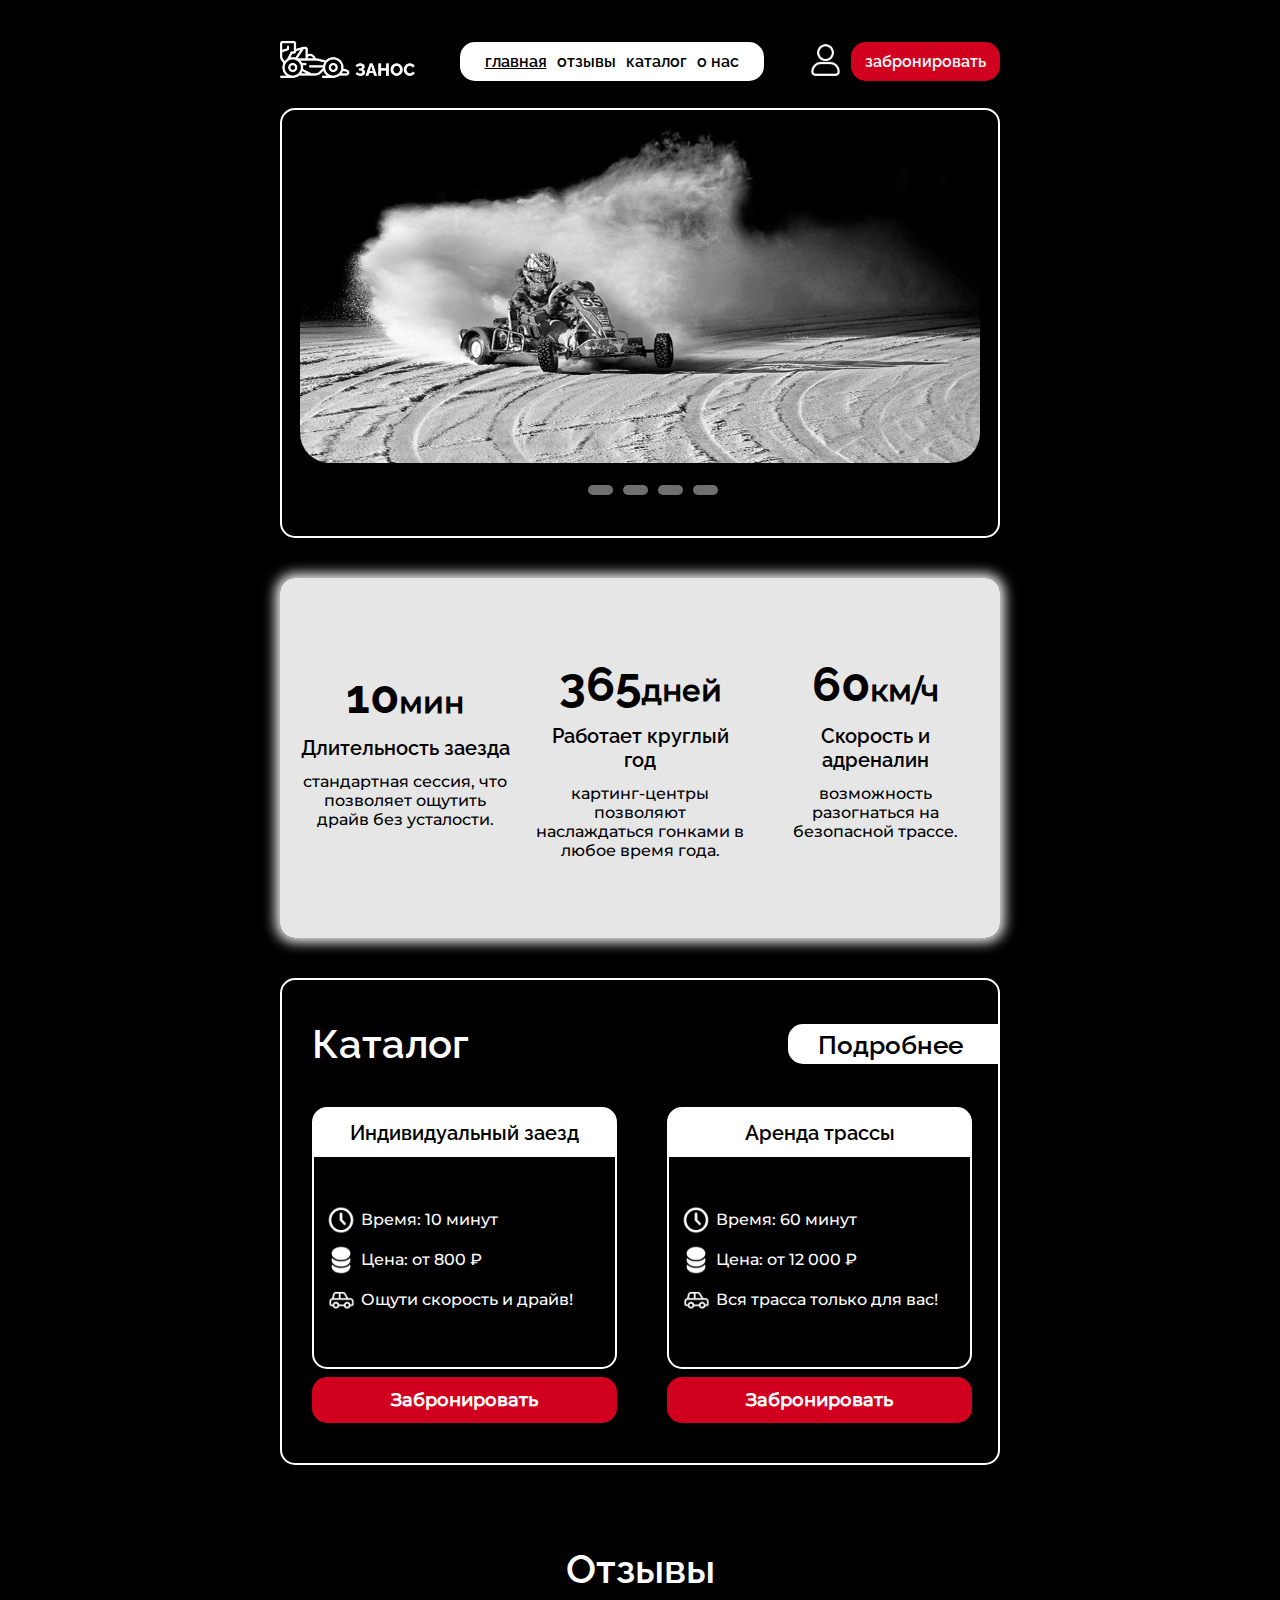
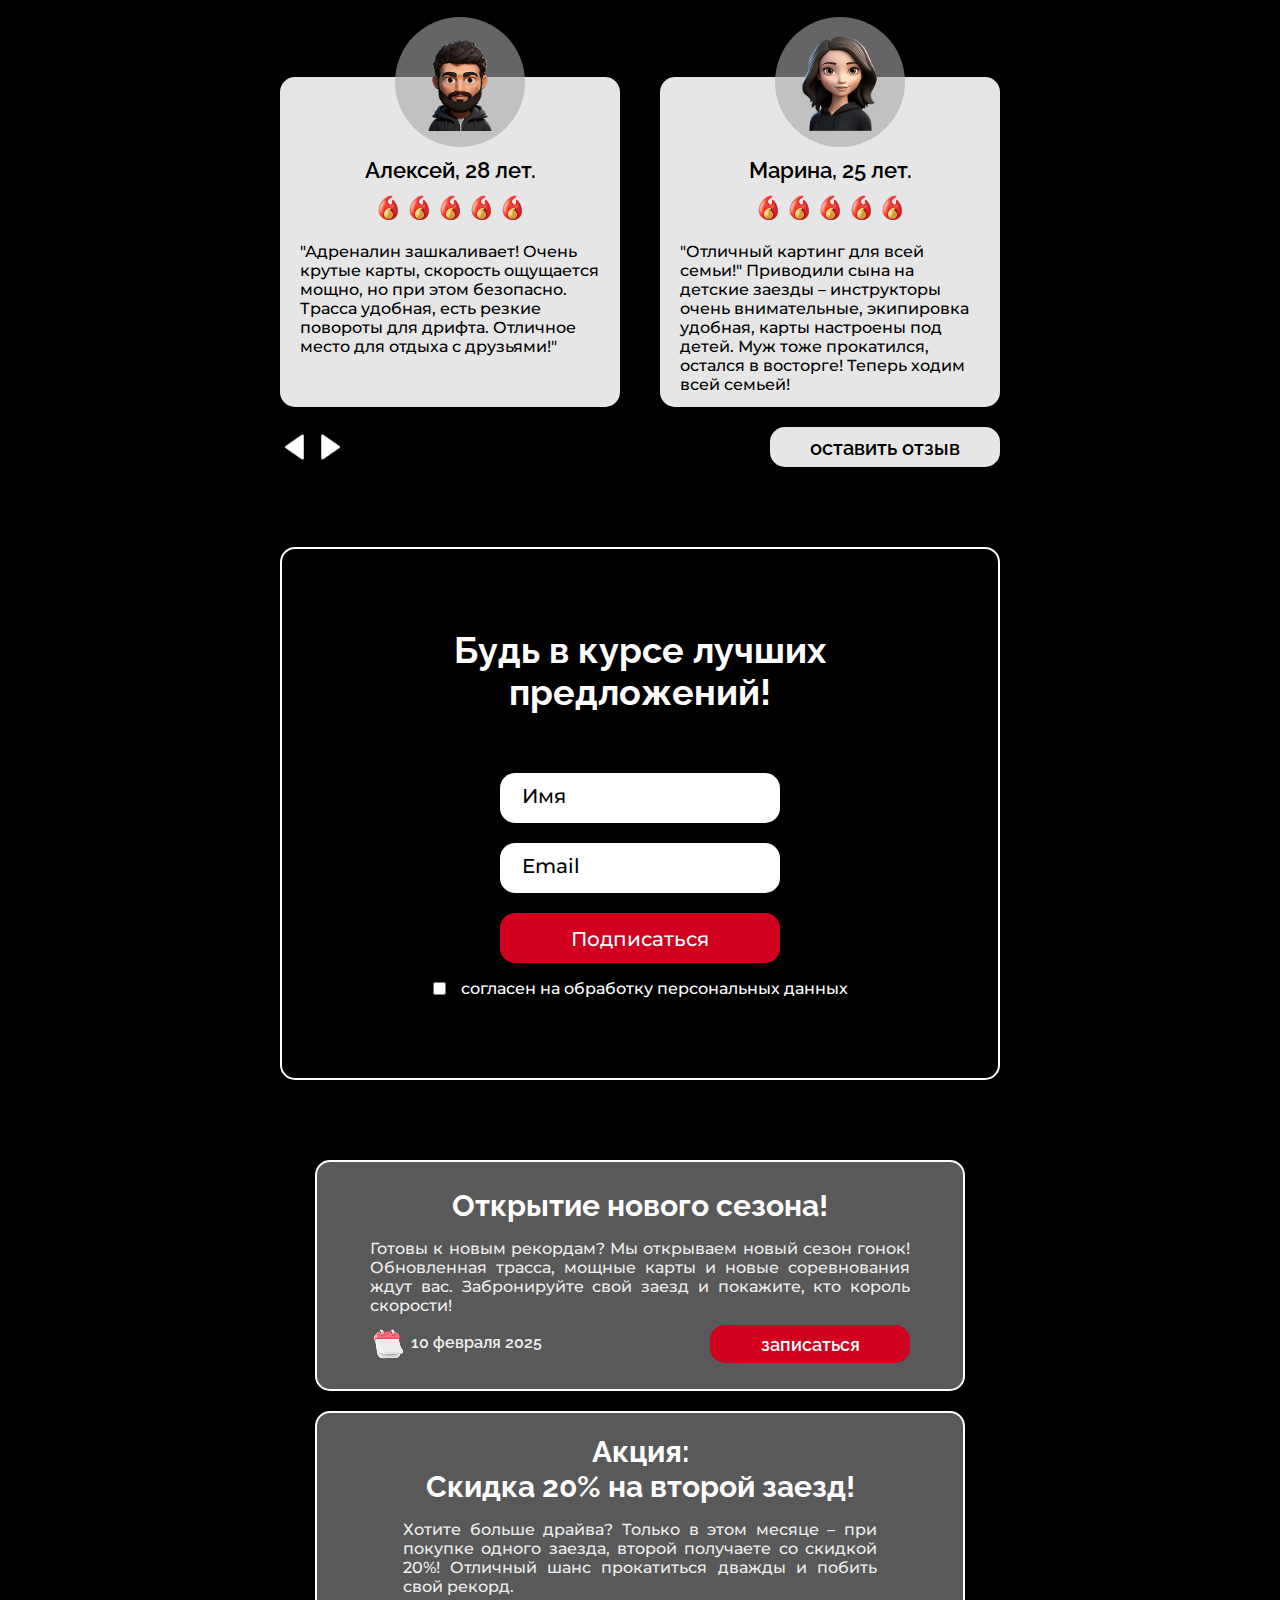
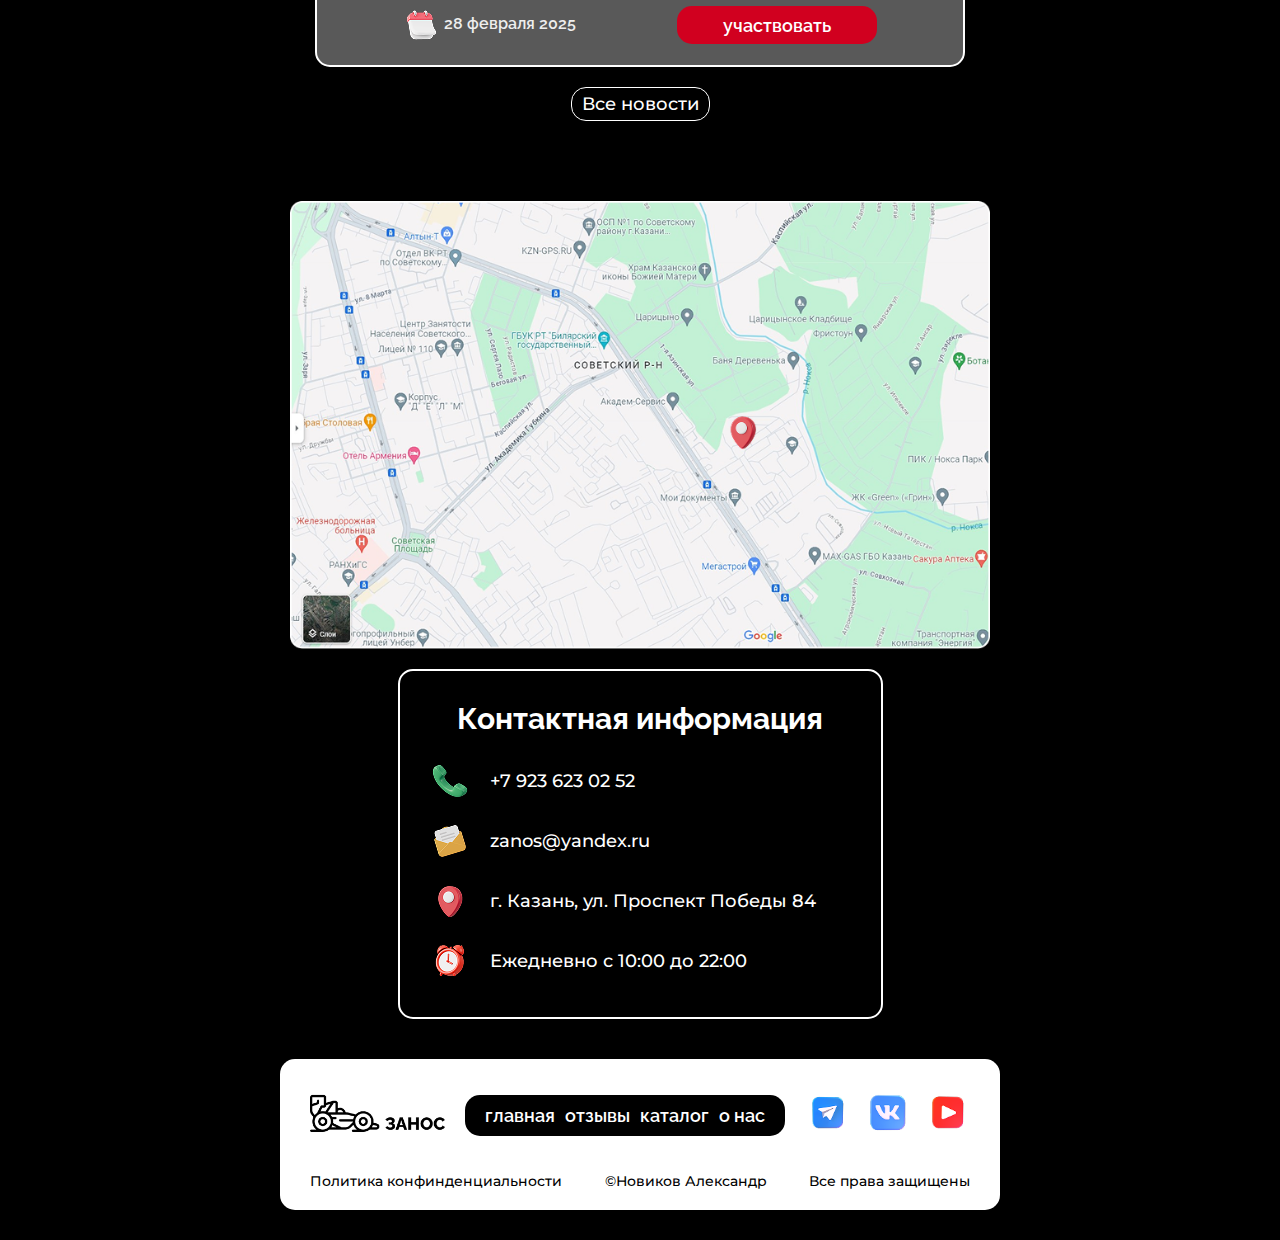
<file: index.html>
<!DOCTYPE html>
<html lang="ru">

<head>
    <meta charset="UTF-8">
    <meta name="viewport" content="width=device-width, initial-scale=1.0">
    <title>Занос</title>
    <link rel="stylesheet" href="assets/css/style.css">
    <link rel="shortcut icon" href="assets/image/favicon-black.png" type="image/x-icon">
</head>

<body>
    <!-- header -->
    <header class="header">
        <div class="container">
            <a href="index.html"><img src="assets/image/header/лого-1.png" alt="" class="logo"></a>
            <nav class="header-menu">
                <a href="index.html" class="a_active">главная</a>
                <a href="#review">отзывы</a>
                <a href="catalog.html">каталог</a>
                <a href="#preim">о нас</a>
            </nav>
            <div class="header-links">
                <a href="autorization.html"><img src="assets/image/header/лк.png" alt=""></a>
                <a href="catalog.html" class="btn btn-red sleep-phone">забронировать</a>
                <div class="burger">
                    <input type="checkbox" id="burger">
                    <label for="burger">
                        <span></span>
                    </label>
                    <nav>
                        <a href="#">главная</a>
                        <a href="#">контакты</a>
                        <a href="#">о нас</a>
                        <a href="#">контакты</a>
                    </nav>
                </div>
            </div>
        </div>
    </header>

    <!-- banner -->
    <div class="banner">
        <div class="container">
            <section class="slider">
                <div class="slides">
                    <input type="radio" name="r" id="r1" checked />
                    <input type="radio" name="r" id="r2" />
                    <input type="radio" name="r" id="r3" />
                    <input type="radio" name="r" id="r4" />

                    <div class="slide sl1">
                        <img src="assets/image/banner/image1.png" alt="" />
                    </div>
                    <div class="slide sl2">
                        <img src="assets/image/banner/image2.png" alt="" />
                    </div>
                    <div class="slide sl3">
                        <img src="assets/image/banner/image3.png" alt="" />
                    </div>
                    <div class="slide sl4">
                        <img src="assets/image/banner/image4.png" alt="" />
                    </div>
                    <nav>
                        <label for="r1"></label>
                        <label for="r2"></label>
                        <label for="r3"></label>
                        <label for="r4"></label>
                    </nav>
                </div>
            </section>
        </div>
    </div>

    <!-- preim -->
    <div class="preim" id="preim">
        <div class="container">
            <div class="preim-block">
                <h2>10<span>мин</span></h2>
                <h3>Длительность заезда</h3>
                <p>стандартная сессия, что<br> позволяет ощутить драйв без усталости.</p>
            </div>
            <div class="preim-block">
                <h2>365<span>дней</span></h2>
                <h3>Работает круглый год</h3>
                <p>картинг-центры позволяют наслаждаться гонками в любое время года.</p>
            </div>
            <div class="preim-block">
                <h2>60<span>км/ч</span></h2>
                <h3>Скорость и адреналин</h3>
                <p>возможность<br> разогнаться на безопасной трассе.</p>
            </div>
            <img src="assets/image/preim/cart.png" alt="">
        </div>
    </div>

    <!-- catalog -->
    <div class="catalog">
        <div class="container">
            <div class="catalog-title">
                <h2>Каталог</h2>
                <a href="catalog.html" class="btn btn-white">Подробнее</a>
            </div>
            <div class="catalog-block">
                <div class="c-main-block">
                    <div class="c-block">
                        <div class="c-block-title">
                            <h3>Индивидуальный заезд</h3>
                        </div>
                        <div class="c-block-main-text">
                            <div class="c-block-text">
                                <img src="assets/image/catalog/mingcute_time-line.png" alt="">
                                <p>Время: 10 минут</p>
                            </div>
                            <div class="c-block-text">
                                <img src="assets/image/catalog/fluent_coin-multiple-32-filled.png" alt="">
                                <p>Цена: от 800 ₽</p>
                            </div>
                            <div class="c-block-text">
                                <img src="assets/image/catalog/humbleicons_car.png" alt="">
                                <p>Ощути скорость и драйв! </p>
                            </div>
                        </div>
                    </div>
                    <button class="other-btn btn-red">Забронировать</button>
                </div>

                <div class="c-main-block">
                    <div class="c-block">
                        <div class="c-block-title">
                            <h3>Аренда трассы</h3>
                        </div>
                        <div class="c-block-main-text">
                            <div class="c-block-text">
                                <img src="assets/image/catalog/mingcute_time-line.png" alt="">
                                <p>Время: 60 минут</p>
                            </div>
                            <div class="c-block-text">
                                <img src="assets/image/catalog/fluent_coin-multiple-32-filled.png" alt="">
                                <p>Цена: от 12 000 ₽</p>
                            </div>
                            <div class="c-block-text">
                                <img src="assets/image/catalog/humbleicons_car.png" alt="">
                                <p>Вся трасса только для вас!</p>
                            </div>
                        </div>
                    </div>
                    <button class="other-btn btn-red">Забронировать</button>
                </div>

                <div class="c-main-block sleep-pad">
                    <div class="c-block">
                        <div class="c-block-title">
                            <h3>Аренда карта</h3>
                        </div>
                        <div class="c-block-main-text">
                            <div class="c-block-text">
                                <img src="assets/image/catalog/mingcute_time-line.png" alt="">
                                <p>Время: 30-60 минут</p>
                            </div>
                            <div class="c-block-text">
                                <img src="assets/image/catalog/fluent_coin-multiple-32-filled.png" alt="">
                                <p>Цена: от 2 500 ₽</p>
                            </div>
                            <div class="c-block-text">
                                <img src="assets/image/catalog/humbleicons_car.png" alt="">
                                <p>Личный карт<br> без ограничений!</p>
                            </div>
                        </div>
                    </div>
                    <button class="other-btn btn-red">Забронировать</button>
                </div>
            </div>
        </div>
    </div>

    <!-- review -->
    <div class="review" id="review">
        <div class="container">
            <h2>Отзывы</h2>
            <div class="review-block">
                <img src="assets/image/review/bxs_up-arrow.png" alt="" class="left sleep-pad">
                <div class="r-block">
                    <div class="avatar">
                        <img src="assets/image/review/image8.png" alt="">
                    </div>
                    <h3>Алексей, 28 лет.</h3>
                    <div class="stars">
                        <img src="assets/image/review/fire.png" alt="">
                        <img src="assets/image/review/fire.png" alt="">
                        <img src="assets/image/review/fire.png" alt="">
                        <img src="assets/image/review/fire.png" alt="">
                        <img src="assets/image/review/fire.png" alt="">
                    </div>
                    <p>"Адреналин зашкаливает! Очень крутые карты, скорость ощущается мощно, но при этом безопасно.
                        Трасса удобная, есть резкие
                        повороты для дрифта. Отличное место для отдыха с друзьями!"</p>
                </div>

                <div class="r-block sleep-phone">
                    <div class="avatar">
                        <img src="assets/image/review/image49.png" alt="">
                    </div>
                    <h3>Марина, 25 лет.</h3>
                    <div class="stars">
                        <img src="assets/image/review/fire.png" alt="">
                        <img src="assets/image/review/fire.png" alt="">
                        <img src="assets/image/review/fire.png" alt="">
                        <img src="assets/image/review/fire.png" alt="">
                        <img src="assets/image/review/fire.png" alt="">
                    </div>
                    <p>"Отличный картинг для всей семьи!" Приводили сына на детские заезды – инструкторы очень
                        внимательные, экипировка
                        удобная, карты настроены под детей. Муж тоже прокатился, остался в восторге! Теперь ходим всей
                        семьей!</p>
                </div>

                <div class="r-block sleep-pad">
                    <div class="avatar">
                        <img src="assets/image/review/image9.png" alt="">
                    </div>
                    <h3>Дмитрий, 41 лет.</h3>
                    <div class="stars">
                        <img src="assets/image/review/fire.png" alt="">
                        <img src="assets/image/review/fire.png" alt="">
                        <img src="assets/image/review/fire.png" alt="">
                        <img src="assets/image/review/fire.png" alt="">
                        <img src="assets/image/review/fire.png" alt="">
                    </div>
                    <p>"Хороший картинг, но хотелось бы подлиннее заезды" Всё понравилось – организация, сервис, машины.
                        Единственное – 10
                        минут пролетают очень быстро! Советую сразу брать несколько заездов, тогда кайф максимальный!
                    </p>
                </div>
                <img src="assets/image/review/bxs_up-arrow.png" alt="" class="right sleep-pad">
            </div>
            <div class="review-post-block">
                <div class="arrows">
                    <img src="assets/image/review/bxs_up-arrow.png" alt="" class="left">
                    <img src="assets/image/review/bxs_up-arrow.png" alt="" class="right">
                </div>
                <button class="btn btn-grey">оставить отзыв</button>
            </div>
        </div>
    </div>

    <!-- subscribe -->
    <div class="subscribe">
        <div class="container">
            <h2>Будь в курсе лучших предложений!</h2>
            <div class="subscribe-block">
                <input type="text" name="" id="" placeholder="Имя">
                <input type="text" name="" id="" placeholder="Email">
                <input type="submit" value="Подписаться">
            </div>
            <div class="subscribe-checkbox">
                <input type="checkbox" name="" id="">
                <p>согласен на обработку персональных данных</p>
            </div>
        </div>
    </div>

    <!-- news -->
    <div class="news">
        <div class="container">
            <div class="news-main-block">
                <div class="first-grid-block">
                    <div class="grid-block">
                        <h3>Открытие нового сезона!</h3>
                        <p>Готовы к новым рекордам? Мы открываем новый сезон гонок! Обновленная трасса, мощные карты и
                            новые соревнования ждут вас.
                            Забронируйте свой заезд и покажите, кто король скорости!</p>
                        <div class="grid-links">
                            <div class="grid-data">
                                <img src="assets/image/news/calendar.png" alt="">
                                <p>10 февраля 2025</p>
                            </div>
                            <button class="btn btn-red">записаться</button>
                        </div>
                    </div>
                    <div class="grid-block sleep-pad">
                        <h3>Турнир по картингу!</h3>
                        <p>Готовьтесь к большому чемпионату картинг-центра! Участники соревнуются за кубок победителя и
                            ценные призы. Формат:
                            квалификация + финальная гонка. Успей подать заявку!</p>
                        <div class="grid-links">
                            <div class="grid-data">
                                <img src="assets/image/news/calendar.png" alt="">
                                <p>23 марта 2025</p>
                            </div>
                            <button class="btn btn-red">подать заявку</button>
                        </div>
                    </div>
                </div>
                <div class="second-grid-block">
                    <div class="grid-img-block sleep-pad">
                        <img src="assets/image/news/image51.png" alt="">
                    </div>
                    <div class="grid-block grid-block-area">
                        <h3>Акция: <br>Скидка 20% на второй заезд!</h3>
                        <p>Хотите больше драйва? Только в этом месяце – при покупке одного заезда, второй получаете со
                            скидкой 20%! Отличный шанс
                            прокатиться дважды и побить свой рекорд.</p>
                        <div class="grid-links">
                            <div class="grid-data">
                                <img src="assets/image/news/calendar.png" alt="">
                                <p>28 февраля 2025</p>
                            </div>
                            <button class="btn btn-red">участвовать</button>
                        </div>
                    </div>
                    <div class="grid-img-block sleep-pad">
                        <img src="assets/image/news/image52.png" alt="">
                    </div>
                </div>
                <a href="#" class="all_news">Все новости</a>
            </div>
        </div>
    </div>

    <!-- maps -->
    <div class="maps">
        <div class="container">
            <div class="maps-text-block">
                <h3>Контактная информация</h3>
                <div class="other-text-block">
                    <img src="assets/image/maps/phone.png" alt="">
                    <a href="tel:+79236230252">+7 923 623 02 52</a>
                </div>
                <div class="other-text-block">
                    <img src="assets/image/maps/mail.png" alt="">
                    <a href="mailto:zanos@yandex.ru">zanos@yandex.ru</a>
                </div>
                <div class="other-text-block">
                    <img src="assets/image/maps/location.png" alt="">
                    <a href="">г. Казань, ул. Проспект Победы 84</a>
                </div>
                <div class="other-text-block">
                    <img src="assets/image/maps/clock.png" alt="">
                    <a href="">Ежедневно с 10:00 до 22:00</a>
                </div>
            </div>
            <img src="assets/image/maps/map.png" alt="" class="map">
        </div>
    </div>

    <!-- footer -->
    <footer>
        <div class="container">
            <div class="main-footer-block">
                <a href="index.html"><img src="assets/image/footer/лого.png" alt=""></a>
                <nav class="footer-menu">
                    <a href="index.html">главная</a>
                    <a href="#review">отзывы</a>
                    <a href="catalog.html">каталог</a>
                    <a href="#preim">о нас</a>
                </nav>
                <div class="footer-links">
                    <a href="https://web.telegram.org/a/" target="_blank"><img src="assets/image/footer/telegram.png"
                            alt=""></a>
                    <a href="https://vk.com/?u=2&to=L2luZGV4LnBocA--" target="_blank"><img
                            src="assets/image/footer/vk2.png" alt=""></a>
                    <a href="https://www.youtube.com/" target="_blank"><img src="assets/image/footer/youtoobe.png"
                            alt=""></a>
                </div>
            </div>
            <div class="other-footer-block">
                <a href="assets/пользоватеьское соглашение.docx" download>Политика конфинденциальности</a>
                <a href="https://t.me/n0vv1ik" target="_blank">©Новиков Александр</a>
                <a href="https://www.consultant.ru/document/cons_doc_LAW_10699/5c337673c261a026c476d578035ce68a0ae86da0/"
                    target="_blank">Все права защищены</a>
            </div>
        </div>
    </footer>
</body>

</html>
<script>
    let index = 0;
    const slides = document.querySelectorAll('input[name="r"]');

    function nextSlide() {
        slides[index].checked = false;
        index = (index + 1) % slides.length;
        slides[index].checked = true;
    }

    setInterval(nextSlide, 5000);
</script>
</file>
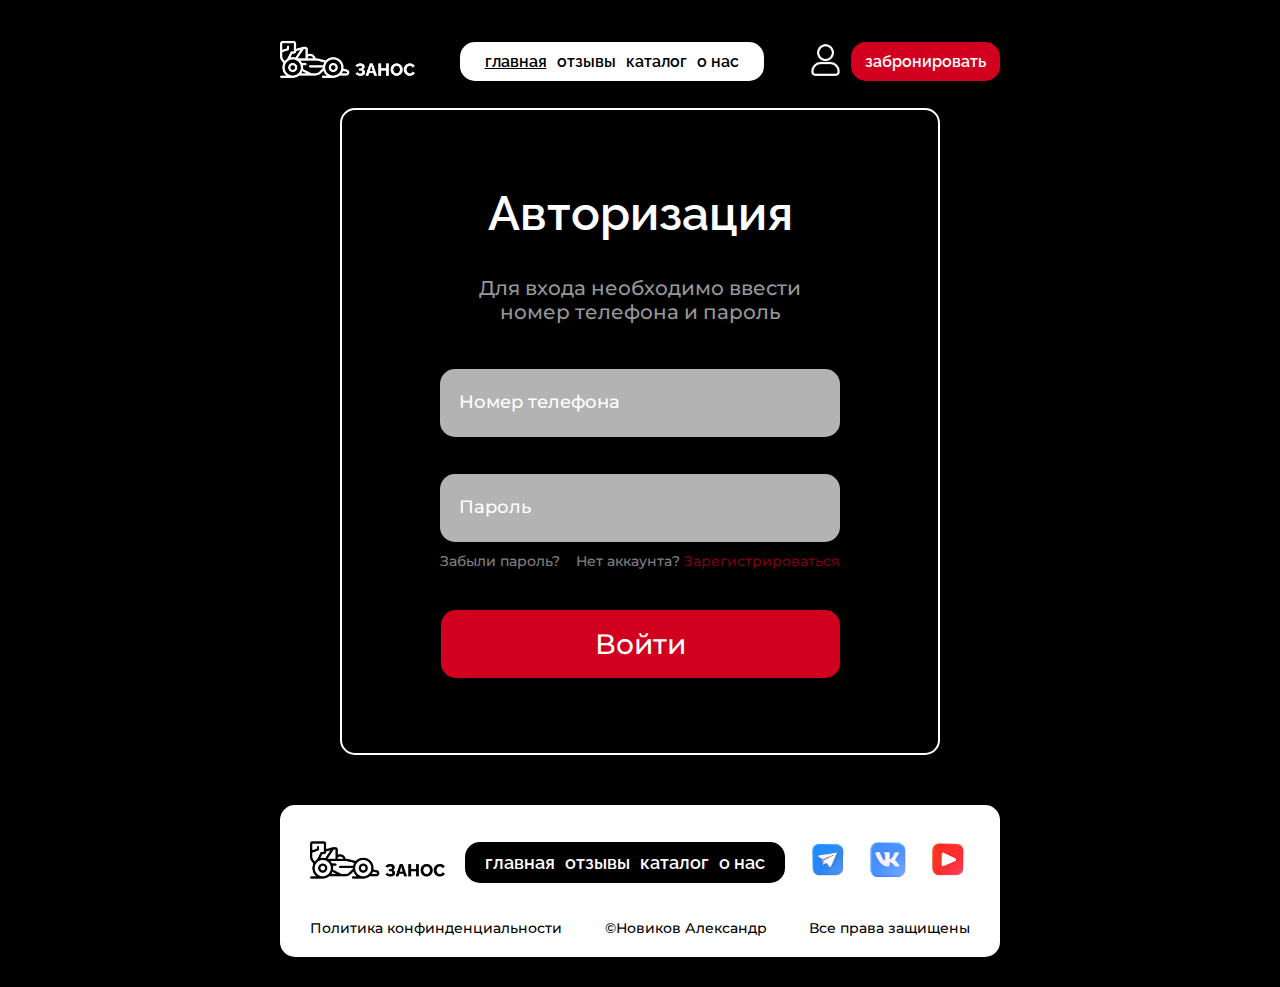
<file: autorization.html>
<!DOCTYPE html>
<html lang="en">

<head>
    <meta charset="UTF-8">
    <meta name="viewport" content="width=device-width, initial-scale=1.0">
    <title>Занос</title>
    <link rel="stylesheet" href="assets/css/style.css">
    <link rel="shortcut icon" href="assets/image/favicon-black.png" type="image/x-icon">
</head>

<body>
    <!-- header -->
    <header class="header">
        <div class="container">
            <a href="index.html"><img src="assets/image/header/лого-1.png" alt="" class="logo"></a>
            <nav class="header-menu">
                <a href="index.html" class="a_active">главная</a>
                <a href="#review">отзывы</a>
                <a href="catalog.html">каталог</a>
                <a href="#preim">о нас</a>
            </nav>
            <div class="header-links">
                <a href="autorization.html"><img src="assets/image/header/лк.png" alt=""></a>
                <a href="catalog.html" class="btn btn-red">забронировать</a>
            </div>
        </div>
    </header>

    <!-- autorization block -->
    <div class="autorization-block">
        <div class="container">
            <h2>Авторизация</h2>
            <p>Для входа необходимо ввести<br>
                номер телефона и пароль</p>
            <form>
                <input type="text" placeholder="Номер телефона">
                <input type="password" placeholder="Пароль">
                <div class="label-block">
                    <label>Забыли пароль?</label>
                    <label>Нет аккаунта? <a href="registration.html">Зарегистрироваться</a></label>
                </div>
                <input type="submit" value="Войти">
            </form>
        </div>
    </div>

    <!-- footer -->
    <footer>
        <div class="container">
            <div class="main-footer-block">
                <a href="index.html"><img src="assets/image/footer/лого.png" alt=""></a>
                <nav class="footer-menu">
                    <a href="index.html">главная</a>
                    <a href="index.html#review">отзывы</a>
                    <a href="catalog.html">каталог</a>
                    <a href="index.html#preim">о нас</a>
                </nav>
                <div class="footer-links">
                    <a href="https://web.telegram.org/a/" target="_blank"><img src="assets/image/footer/telegram.png"
                            alt=""></a>
                    <a href="https://vk.com/?u=2&to=L2luZGV4LnBocA--" target="_blank"><img
                            src="assets/image/footer/vk2.png" alt=""></a>
                    <a href="https://www.youtube.com/" target="_blank"><img src="assets/image/footer/youtoobe.png"
                            alt=""></a>
                </div>
            </div>
            <div class="other-footer-block">
                <a href="assets/пользоватеьское соглашение.docx" download>Политика конфинденциальности</a>
                <a href="https://t.me/n0vv1ik" target="_blank">©Новиков Александр</a>
                <a href="https://www.consultant.ru/document/cons_doc_LAW_10699/5c337673c261a026c476d578035ce68a0ae86da0/"
                    target="_blank">Все права защищены</a>
            </div>
        </div>
    </footer>
</body>

</html>
</file>
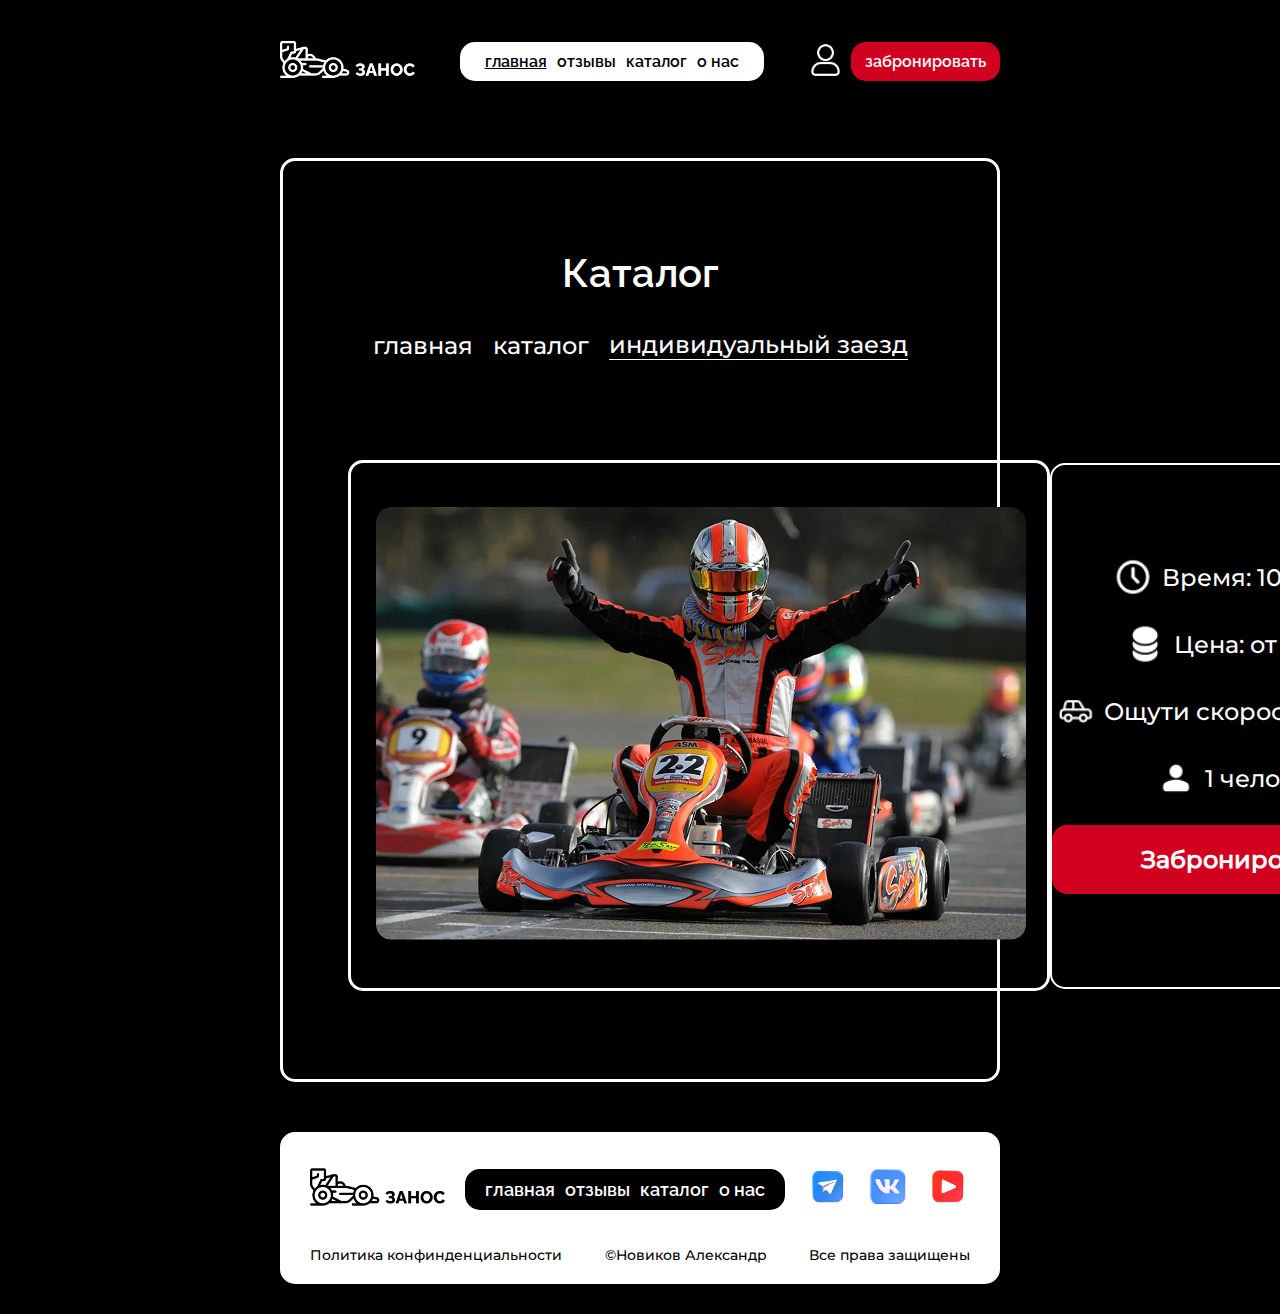
<file: card.html>
<!DOCTYPE html>
<html lang="en">

<head>
    <meta charset="UTF-8">
    <meta name="viewport" content="width=device-width, initial-scale=1.0">
    <title>Занос</title>
    <link rel="stylesheet" href="assets/css/style.css">
    <link rel="shortcut icon" href="assets/image/favicon-black.png" type="image/x-icon">
</head>

<body>
    <!-- header -->
    <header class="header">
        <div class="container">
            <a href="index.html"><img src="assets/image/header/лого-1.png" alt="" class="logo"></a>
            <nav class="header-menu">
                <a href="index.html" class="a_active">главная</a>
                <a href="#review">отзывы</a>
                <a href="catalog.html">каталог</a>
                <a href="#preim">о нас</a>
            </nav>
            <div class="header-links">
                <a href="autorization.html"><img src="assets/image/header/лк.png" alt=""></a>
                <a href="catalog.html" class="btn btn-red">забронировать</a>
            </div>
        </div>
    </header>

    <!-- card -->
    <div class="card">
        <div class="container">
            <h2>Каталог</h2>
            <div class="card-links">
                <a href="index.html">главная</a>
                <a href="catalog.html">каталог</a>
                <a href="card.html" class="a_active_card">индивидуальный заезд</a>
            </div>
            <div class="main-card-block">
                <div class="img-card-block">
                    <img src="assets/image/catalog/image53.png" alt="">
                </div>
                <div class="c-block">
                    <div class="c-block-main-text">
                        <div class="c-block-text">
                            <img src="assets/image/catalog/mingcute_time-line.png" alt="">
                            <p>Время: 10 минут</p>
                        </div>
                        <div class="c-block-text">
                            <img src="assets/image/catalog/fluent_coin-multiple-32-filled.png" alt="">
                            <p>Цена: от 800 ₽</p>
                        </div>
                        <div class="c-block-text">
                            <img src="assets/image/catalog/humbleicons_car.png" alt="">
                            <p>Ощути скорость и драйв!</p>
                        </div>
                        <div class="c-block-text">
                            <img src="assets/image/catalog/material-symbols_person-rounded.png" alt="">
                            <p>1 человек</p>
                        </div>
                        <button class="other-btn btn-red">Забронировать</button>
                    </div>
                </div>
            </div>
        </div>
    </div>

    <!-- footer -->
    <footer>
        <div class="container">
            <div class="main-footer-block">
                <a href="index.html"><img src="assets/image/footer/лого.png" alt=""></a>
                <nav class="footer-menu">
                    <a href="index.html">главная</a>
                    <a href="index.html#review">отзывы</a>
                    <a href="catalog.html">каталог</a>
                    <a href="index.html#preim">о нас</a>
                </nav>
                <div class="footer-links">
                    <a href="https://web.telegram.org/a/" target="_blank"><img src="assets/image/footer/telegram.png"
                            alt=""></a>
                    <a href="https://vk.com/?u=2&to=L2luZGV4LnBocA--" target="_blank"><img
                            src="assets/image/footer/vk2.png" alt=""></a>
                    <a href="https://www.youtube.com/" target="_blank"><img src="assets/image/footer/youtoobe.png"
                            alt=""></a>
                </div>
            </div>
            <div class="other-footer-block">
                <a href="assets/пользоватеьское соглашение.docx" download>Политика конфинденциальности</a>
                <a href="https://t.me/n0vv1ik" target="_blank">©Новиков Александр</a>
                <a href="https://www.consultant.ru/document/cons_doc_LAW_10699/5c337673c261a026c476d578035ce68a0ae86da0/"
                    target="_blank">Все права защищены</a>
            </div>
        </div>
    </footer>
</body>

</html>
</file>
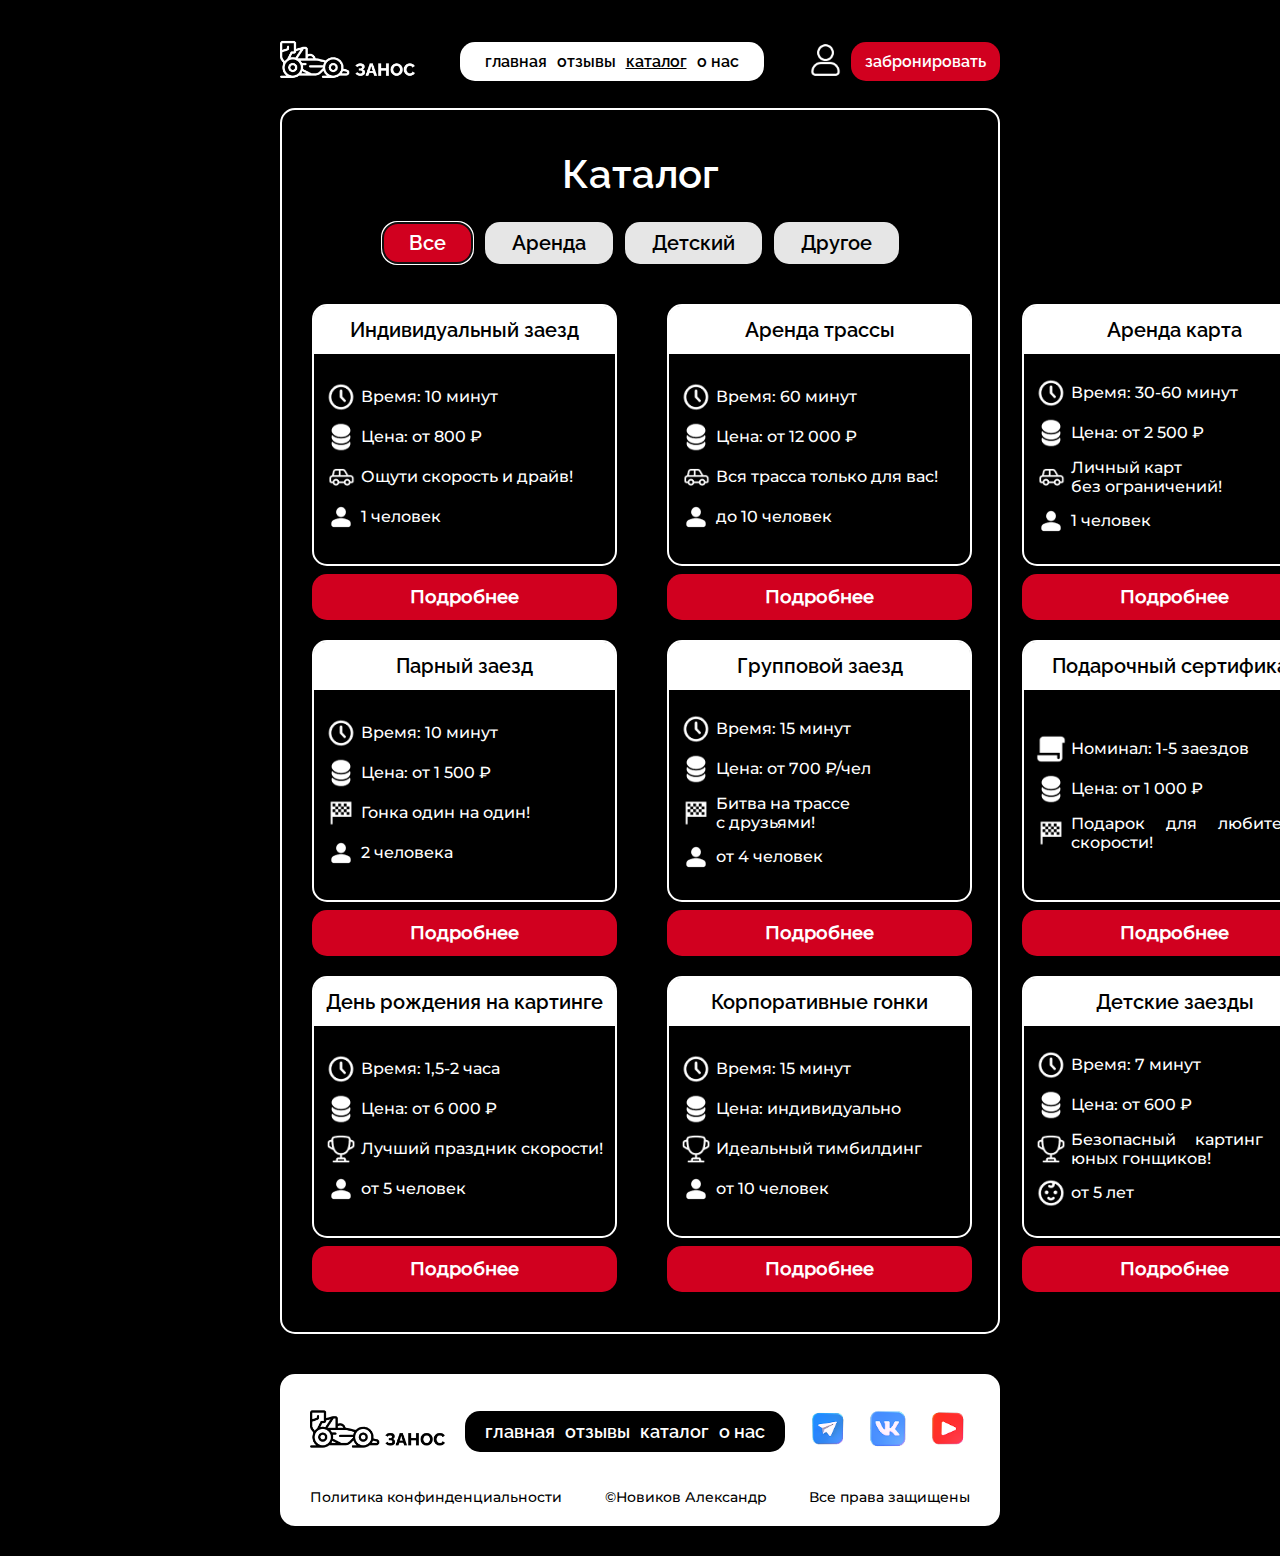
<file: catalog.html>
<!DOCTYPE html>
<html lang="en">

<head>
    <meta charset="UTF-8">
    <meta name="viewport" content="width=device-width, initial-scale=1.0">
    <title>Занос</title>
    <link rel="stylesheet" href="assets/css/style.css">
    <link rel="shortcut icon" href="assets/image/favicon-black.png" type="image/x-icon">
</head>

<body>
    <!-- header -->
    <header class="header">
        <div class="container">
            <a href="index.html"><img src="assets/image/header/лого-1.png" alt="" class="logo"></a>
            <nav class="header-menu">
                <a href="index.html">главная</a>
                <a href="#review">отзывы</a>
                <a href="catalog.html" class="a_active">каталог</a>
                <a href="#preim">о нас</a>
            </nav>
            <div class="header-links">
                <a href="autorization.html"><img src="assets/image/header/лк.png" alt=""></a>
                <a href="catalog.html" class="btn btn-red">забронировать</a>
            </div>
        </div>
    </header>

    <!-- catalog -->
    <div class="catalog">
        <div class="container">
            <h2>Каталог</h2>
            <div class="filter">
                <button class="btn-filter" autofocus>Все</button>
                <button class="btn-filter">Аренда</button>
                <button class="btn-filter">Детский</button>
                <button class="btn-filter">Другое</button>
            </div>
            <div class="catalog-main-block">
                <div class="catalog-block">
                    <div class="c-main-block">
                        <div class="c-block">
                            <div class="c-block-title">
                                <h3>Индивидуальный заезд</h3>
                            </div>
                            <div class="c-block-main-text">
                                <div class="c-block-text">
                                    <img src="assets/image/catalog/mingcute_time-line.png" alt="">
                                    <p>Время: 10 минут</p>
                                </div>
                                <div class="c-block-text">
                                    <img src="assets/image/catalog/fluent_coin-multiple-32-filled.png" alt="">
                                    <p>Цена: от 800 ₽</p>
                                </div>
                                <div class="c-block-text">
                                    <img src="assets/image/catalog/humbleicons_car.png" alt="">
                                    <p>Ощути скорость и драйв!</p>
                                </div>
                                <div class="c-block-text">
                                    <img src="assets/image/catalog/material-symbols_person-rounded.png" alt="">
                                    <p>1 человек</p>
                                </div>
                            </div>
                        </div>
                        <a href="card.html"><button class="other-btn btn-red">Подробнее</button></a>
                    </div>

                    <div class="c-main-block">
                        <div class="c-block">
                            <div class="c-block-title">
                                <h3>Аренда трассы</h3>
                            </div>
                            <div class="c-block-main-text">
                                <div class="c-block-text">
                                    <img src="assets/image/catalog/mingcute_time-line.png" alt="">
                                    <p>Время: 60 минут</p>
                                </div>
                                <div class="c-block-text">
                                    <img src="assets/image/catalog/fluent_coin-multiple-32-filled.png" alt="">
                                    <p>Цена: от 12 000 ₽</p>
                                </div>
                                <div class="c-block-text">
                                    <img src="assets/image/catalog/humbleicons_car.png" alt="">
                                    <p>Вся трасса только для вас!</p>
                                </div>
                                <div class="c-block-text">
                                    <img src="assets/image/catalog/material-symbols_person-rounded.png" alt="">
                                    <p>до 10 человек</p>
                                </div>
                            </div>
                        </div>
                        <button class="other-btn btn-red">Подробнее</button>
                    </div>

                    <div class="c-main-block">
                        <div class="c-block">
                            <div class="c-block-title">
                                <h3>Аренда карта</h3>
                            </div>
                            <div class="c-block-main-text">
                                <div class="c-block-text">
                                    <img src="assets/image/catalog/mingcute_time-line.png" alt="">
                                    <p>Время: 30-60 минут</p>
                                </div>
                                <div class="c-block-text">
                                    <img src="assets/image/catalog/fluent_coin-multiple-32-filled.png" alt="">
                                    <p>Цена: от 2 500 ₽</p>
                                </div>
                                <div class="c-block-text">
                                    <img src="assets/image/catalog/humbleicons_car.png" alt="">
                                    <p>Личный карт<br> без ограничений!</p>
                                </div>
                                <div class="c-block-text">
                                    <img src="assets/image/catalog/material-symbols_person-rounded.png" alt="">
                                    <p>1 человек</p>
                                </div>
                            </div>
                        </div>
                        <button class="other-btn btn-red">Подробнее</button>
                    </div>
                </div>

                <div class="catalog-block">
                    <div class="c-main-block">
                        <div class="c-block">
                            <div class="c-block-title">
                                <h3>Парный заезд</h3>
                            </div>
                            <div class="c-block-main-text">
                                <div class="c-block-text">
                                    <img src="assets/image/catalog/mingcute_time-line.png" alt="">
                                    <p>Время: 10 минут</p>
                                </div>
                                <div class="c-block-text">
                                    <img src="assets/image/catalog/fluent_coin-multiple-32-filled.png" alt="">
                                    <p>Цена: от 1 500 ₽</p>
                                </div>
                                <div class="c-block-text">
                                    <img src="assets/image/catalog/icons8_finish-flag.png" alt="">
                                    <p>Гонка один на один!</p>
                                </div>
                                <div class="c-block-text">
                                    <img src="assets/image/catalog/material-symbols_person-rounded.png" alt="">
                                    <p>2 человека</p>
                                </div>
                            </div>
                        </div>
                        <button class="other-btn btn-red">Подробнее</button>
                    </div>

                    <div class="c-main-block">
                        <div class="c-block">
                            <div class="c-block-title">
                                <h3>Групповой заезд</h3>
                            </div>
                            <div class="c-block-main-text">
                                <div class="c-block-text">
                                    <img src="assets/image/catalog/mingcute_time-line.png" alt="">
                                    <p>Время: 15 минут</p>
                                </div>
                                <div class="c-block-text">
                                    <img src="assets/image/catalog/fluent_coin-multiple-32-filled.png" alt="">
                                    <p>Цена: от 700 ₽/чел</p>
                                </div>
                                <div class="c-block-text">
                                    <img src="assets/image/catalog/icons8_finish-flag.png" alt="">
                                    <p>Битва на трассе<br> с друзьями!</p>
                                </div>
                                <div class="c-block-text">
                                    <img src="assets/image/catalog/material-symbols_person-rounded.png" alt="">
                                    <p>от 4 человек</p>
                                </div>
                            </div>
                        </div>
                        <button class="other-btn btn-red">Подробнее</button>
                    </div>

                    <div class="c-main-block">
                        <div class="c-block">
                            <div class="c-block-title">
                                <h3>Подарочный сертификат</h3>
                            </div>
                            <div class="c-block-main-text">
                                <div class="c-block-text">
                                    <img src="assets/image/catalog/ri_file-paper-2-fill.png" alt="">
                                    <p>Номинал: 1-5 заездов</p>
                                </div>
                                <div class="c-block-text">
                                    <img src="assets/image/catalog/fluent_coin-multiple-32-filled.png" alt="">
                                    <p>Цена: от 1 000 ₽</p>
                                </div>
                                <div class="c-block-text">
                                    <img src="assets/image/catalog/icons8_finish-flag.png" alt="">
                                    <p>Подарок для любителей скорости!</p>
                                </div>
                            </div>
                        </div>
                        <button class="other-btn btn-red">Подробнее</button>
                    </div>
                </div>

                <div class="catalog-block">
                    <div class="c-main-block">
                        <div class="c-block">
                            <div class="c-block-title">
                                <h3>День рождения на картинге</h3>
                            </div>
                            <div class="c-block-main-text">
                                <div class="c-block-text">
                                    <img src="assets/image/catalog/mingcute_time-line.png" alt="">
                                    <p>Время: 1,5-2 часа</p>
                                </div>
                                <div class="c-block-text">
                                    <img src="assets/image/catalog/fluent_coin-multiple-32-filled.png" alt="">
                                    <p>Цена: от 6 000 ₽</p>
                                </div>
                                <div class="c-block-text">
                                    <img src="assets/image/catalog/solar_cup-outline.png" alt="">
                                    <p>Лучший праздник скорости!</p>
                                </div>
                                <div class="c-block-text">
                                    <img src="assets/image/catalog/material-symbols_person-rounded.png" alt="">
                                    <p>от 5 человек</p>
                                </div>
                            </div>
                        </div>
                        <button class="other-btn btn-red">Подробнее</button>
                    </div>

                    <div class="c-main-block">
                        <div class="c-block">
                            <div class="c-block-title">
                                <h3>Корпоративные гонки</h3>
                            </div>
                            <div class="c-block-main-text">
                                <div class="c-block-text">
                                    <img src="assets/image/catalog/mingcute_time-line.png" alt="">
                                    <p>Время: 15 минут</p>
                                </div>
                                <div class="c-block-text">
                                    <img src="assets/image/catalog/fluent_coin-multiple-32-filled.png" alt="">
                                    <p>Цена: индивидуально</p>
                                </div>
                                <div class="c-block-text">
                                    <img src="assets/image/catalog/solar_cup-outline.png" alt="">
                                    <p>Идеальный тимбилдинг</p>
                                </div>
                                <div class="c-block-text">
                                    <img src="assets/image/catalog/material-symbols_person-rounded.png" alt="">
                                    <p>от 10 человек</p>
                                </div>
                            </div>
                        </div>
                        <button class="other-btn btn-red">Подробнее</button>
                    </div>

                    <div class="c-main-block">
                        <div class="c-block">
                            <div class="c-block-title">
                                <h3>Детские заезды</h3>
                            </div>
                            <div class="c-block-main-text">
                                <div class="c-block-text">
                                    <img src="assets/image/catalog/mingcute_time-line.png" alt="">
                                    <p>Время: 7 минут</p>
                                </div>
                                <div class="c-block-text">
                                    <img src="assets/image/catalog/fluent_coin-multiple-32-filled.png" alt="">
                                    <p>Цена: от 600 ₽</p>
                                </div>
                                <div class="c-block-text">
                                    <img src="assets/image/catalog/solar_cup-outline.png" alt="">
                                    <p>Безопасный картинг для юных гонщиков!</p>
                                </div>
                                <div class="c-block-text">
                                    <img src="assets/image/catalog/mingcute_baby-line.png" alt="">
                                    <p>от 5 лет</p>
                                </div>
                            </div>
                        </div>
                        <button class="other-btn btn-red">Подробнее</button>
                    </div>
                </div>
            </div>
        </div>
    </div>

    <!-- footer -->
    <footer>
        <div class="container">
            <div class="main-footer-block">
                <a href="index.html"><img src="assets/image/footer/лого.png" alt=""></a>
                <nav class="footer-menu">
                    <a href="index.html">главная</a>
                    <a href="index.html#review">отзывы</a>
                    <a href="catalog.html">каталог</a>
                    <a href="index.html#preim">о нас</a>
                </nav>
                <div class="footer-links">
                    <a href="https://web.telegram.org/a/" target="_blank"><img src="assets/image/footer/telegram.png"
                            alt=""></a>
                    <a href="https://vk.com/?u=2&to=L2luZGV4LnBocA--" target="_blank"><img
                            src="assets/image/footer/vk2.png" alt=""></a>
                    <a href="https://www.youtube.com/" target="_blank"><img src="assets/image/footer/youtoobe.png"
                            alt=""></a>
                </div>
            </div>
            <div class="other-footer-block">
                <a href="assets/пользоватеьское соглашение.docx" download>Политика конфинденциальности</a>
                <a href="https://t.me/n0vv1ik" target="_blank">©Новиков Александр</a>
                <a href="https://www.consultant.ru/document/cons_doc_LAW_10699/5c337673c261a026c476d578035ce68a0ae86da0/"
                    target="_blank">Все права защищены</a>
            </div>
        </div>
    </footer>
</body>

</html>
</file>
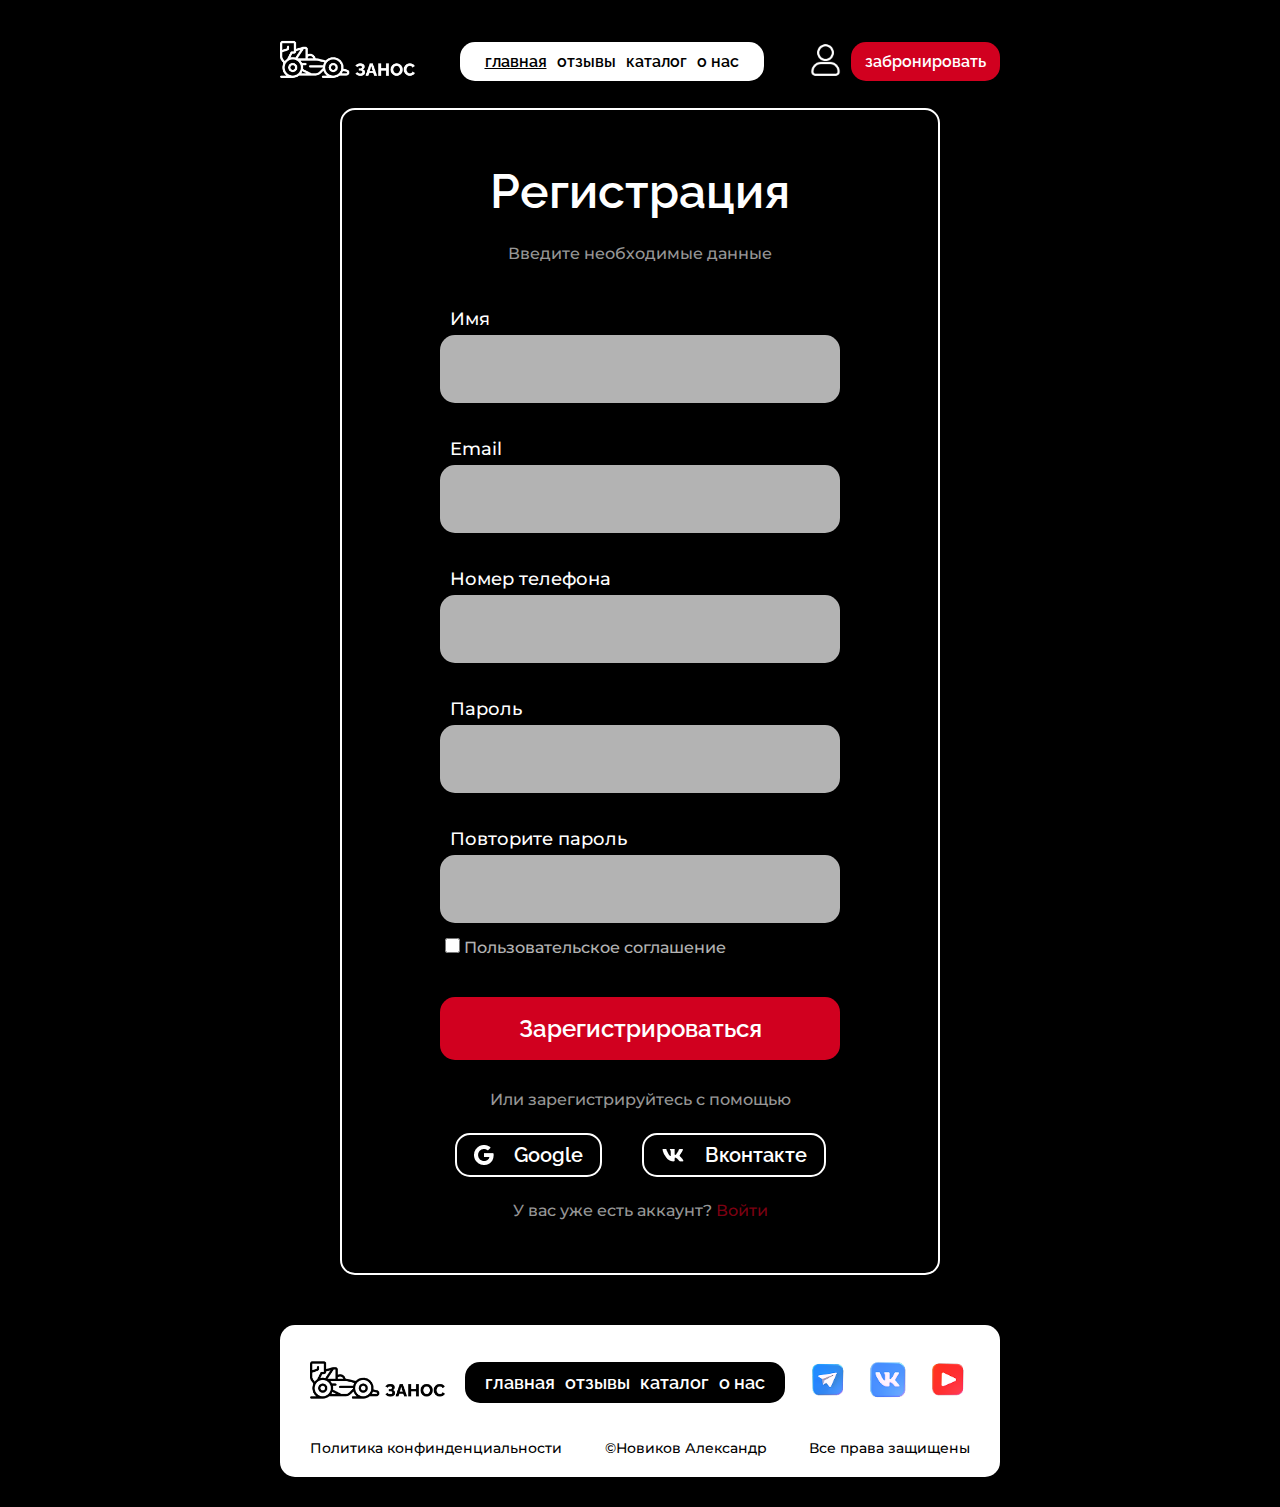
<file: registration.html>
<!DOCTYPE html>
<html lang="en">

<head>
    <meta charset="UTF-8">
    <meta name="viewport" content="width=device-width, initial-scale=1.0">
    <title>Занос</title>
    <link rel="stylesheet" href="assets/css/style.css">
    <link rel="shortcut icon" href="assets/image/favicon-black.png" type="image/x-icon">
</head>

<body>
    <!-- header -->
    <header class="header">
        <div class="container">
            <a href="index.html"><img src="assets/image/header/лого-1.png" alt="" class="logo"></a>
            <nav class="header-menu">
                <a href="index.html" class="a_active">главная</a>
                <a href="#review">отзывы</a>
                <a href="catalog.html">каталог</a>
                <a href="#preim">о нас</a>
            </nav>
            <div class="header-links">
                <a href="autorization.html"><img src="assets/image/header/лк.png" alt=""></a>
                <a href="catalog.html" class="btn btn-red">забронировать</a>
            </div>
        </div>
    </header>

    <!-- registrtion -->
    <div class="registration-block">
        <div class="container">
            <h2>Регистрация</h2>
            <p class="subtitle">Введите необходимые данные</p>
            <form>
                <div class="form-input-block">
                    <label>Имя</label>
                    <input type="text" name="" id="">
                </div>
                <div class="form-input-block">
                    <label>Email</label>
                    <input type="email" name="" id="">
                </div>
                <div class="form-input-block">
                    <label>Номер телефона</label>
                    <input type="text" name="" id="">
                </div>
                <div class="form-input-block">
                    <label>Пароль</label>
                    <input type="password" name="" id="">
                </div>
                <div class="form-input-block">
                    <label>Повторите пароль</label>
                    <input type="password" name="" id="">
                </div>
                <div class="checkbox-block">
                    <input type="checkbox">
                    <a href="assets/пользоватеьское соглашение.docx" download>Пользовательское соглашение</a>
                </div>
                <input type="submit" value="Зарегистрироваться">
            </form>
            <p>Или зарегистрируйтесь с помощью</p>
            <div class="registration-links">
                <div class="soc-link">
                    <img src="assets/image/registration/Vector.png" alt="">
                    <a href="https://www.google.ru/" target="_blank">Google</a>
                </div>
                <div class="soc-link">
                    <img src="assets/image/registration/basil_vk-solid.png" alt="">
                    <a href="https://vk.com/?u=2&to=L2luZGV4LnBocA--" target="_blank">Вконтакте</a>
                </div>
            </div>
            <p>У вас уже есть аккаунт? <a href="autorization.html" class="reg-a">Войти</a></p>
        </div>
    </div>

    <!-- footer -->
    <footer>
        <div class="container">
            <div class="main-footer-block">
                <a href="index.html"><img src="assets/image/footer/лого.png" alt=""></a>
                <nav class="footer-menu">
                    <a href="index.html">главная</a>
                    <a href="index.html#review">отзывы</a>
                    <a href="catalog.html">каталог</a>
                    <a href="index.html#preim">о нас</a>
                </nav>
                <div class="footer-links">
                    <a href="https://web.telegram.org/a/" target="_blank"><img src="assets/image/footer/telegram.png"
                            alt=""></a>
                    <a href="https://vk.com/?u=2&to=L2luZGV4LnBocA--" target="_blank"><img
                            src="assets/image/footer/vk2.png" alt=""></a>
                    <a href="https://www.youtube.com/" target="_blank"><img src="assets/image/footer/youtoobe.png"
                            alt=""></a>
                </div>
            </div>
            <div class="other-footer-block">
                <a href="assets/пользоватеьское соглашение.docx" download>Политика конфинденциальности</a>
                <a href="https://t.me/n0vv1ik" target="_blank">©Новиков Александр</a>
                <a href="https://www.consultant.ru/document/cons_doc_LAW_10699/5c337673c261a026c476d578035ce68a0ae86da0/"
                    target="_blank">Все права защищены</a>
            </div>
        </div>
    </footer>
</body>

</html>
</file>
<file: assets/css/style.css>
* {
    margin: 0;
    padding: 0;
    box-sizing: border-box;
    text-decoration: none;
    scroll-behavior: smooth;
    transition: 0.5s ease-in-out;
    font-family: "Montserrat", sans-serif;
    background: black;
}

::-webkit-scrollbar {
    width: 0;
}

.container {
    margin: 0 auto;
    max-width: 1400px;
}

.btn {
    padding: 17px 22px;
    font-family: "Raleway", sans-serif;
    font-size: 24px;
    font-weight: 600;
    border-color: transparent;
    border-radius: 15px;
}

.btn-red {
    background: #D1001F;
    color: white;
}

.btn-red:hover {
    transform: scale(0.9);
    cursor: pointer;
}

h2 {
    font-size: 48px;
    font-family: "Raleway", sans-serif;
    font-weight: 600;
    color: white;
}

h3 {
    font-size: 20px;
    font-family: "Raleway", sans-serif;
    font-weight: 600;
    color: black;
}

/* fonts */
@font-face {
    font-family: "Montserrat";
    src: url(../fonts/Montserrat-Medium.ttf);
    font-weight: 500;
}

@font-face {
    font-family: "Raleway";
    src: url(../fonts/Raleway-SemiBold.ttf);
    font-weight: 600;
}

@font-face {
    font-family: "Raleway";
    src: url(../fonts/Raleway-Bold.ttf);
    font-weight: bold;
}

/* header */
.header {
    padding: 40px 0 30px;
}

.header .container {
    display: flex;
    align-items: center;
    justify-content: space-between;
}

.header .container .logo {
    width: 200px;
}

.header-menu {
    display: flex;
    align-items: center;
    gap: 25px;
    padding: 22px 62px;
    background: white;
    border-radius: 15px;
}

.header-menu a {
    font-family: "Raleway", sans-serif;
    font-size: 20px;
    font-weight: 600;
    background: transparent;
    color: black;
    position: relative;
}

.header-menu a::after {
    content: "";
    position: absolute;
    height: 2px;
    background: black;
    transform: translateX(-10%);
    bottom: 2px;
    left: 10%;
    transition: .5s ease-in-out;
    width: 0;
}

.header-menu a:hover::after {
    width: 100%;
    cursor: pointer;
}

.a_active {
    text-decoration: underline;
}

.header-links {
    display: flex;
    align-items: center;
    gap: 15px;
}

.header-links img {
    width: 50px;
}

.header-links img:hover {
    transform: scale(0.9);
    cursor: pointer;
}

.burger {
    display: none;
}

/* banner */
.slider {
    position: relative;
    width: 900px;
    height: 501px;
    margin: 0 auto;
    overflow: hidden;
    border-radius: 15px;
}

.banner .container {
    border: 3px solid white;
    border-radius: 15px;
    height: 626px;
    display: flex;
    align-items: center;
    justify-content: center;
}

.slides img {
    width: 1200px;
    height: 600px;
    border-radius: 30px;
    margin: 0 auto;
}

.slides {
    width: 400%;
    height: 100%;
    display: flex;
}

.banner input[name="r"] {
    display: none;
}

.slide {
    width: 0%;
    transform: scale(0.5);
}

.banner nav {
    position: absolute;
    left: 45%;
    bottom: 15px;
    display: flex;
    background: transparent;
}

.banner nav label {
    width: 30px;
    height: 10px;
    background: #ddd;
    margin: 5px;
    border-radius: 10px;
    cursor: pointer;
    opacity: 0.5;
}

.banner nav label:hover {
    transform: scale(1.1);
    opacity: 0.8;
}

#r1:checked~.sl1 {
    width: 25%;
    transform: scale(1);
}

#r2:checked~.sl2 {
    width: 25%;
    transform: scale(1);
}

#r3:checked~.sl3 {
    width: 25%;
    transform: scale(1);
}

#r4:checked~.sl4 {
    width: 25%;
    transform: scale(1);
}

/* preim */
.preim {
    padding: 50px 0;
}

.preim .container {
    background: rgba(255, 255, 255, 0.9);
    box-shadow: 0 0 15px 5px white;
    border-radius: 15px;
    height: 480px;
    padding-left: 80px;

    display: flex;
    align-items: center;
    justify-content: space-between;
}

.preim .container img {
    width: 500px;
}

.preim-block {
    background: transparent;
    display: flex;
    flex-direction: column;
    align-items: center;
    max-width: 223px;
    text-align: center;
    gap: 16px;
}

.preim-block h2,
h3,
p,
span,
img {
    background: transparent;
}

.preim-block h2 {
    font-size: 64px;
    font-family: "Raleway", sans-serif;
    font-weight: bold;
    color: black;
}

.preim-block span {
    font-size: 36px;
}

.preim-block p {
    font-size: 16px;
    font-weight: 500;
    height: 76px;
}

/* catalog */
.catalog {
    background: transparent;
    padding: 0 0 50px;
}

.catalog .container {
    display: flex;
    align-items: center;
    flex-direction: column;
    border: 3px solid white;
    border-radius: 15px;
    padding: 62px 125px;
}

.catalog-title {
    display: flex;
    align-items: center;
    justify-content: space-between;
    margin-bottom: 73px;
    background: transparent;
    width: 100%;
}

.filter {
    display: flex;
    align-items: center;
    gap: 12px;
    margin: 25px 0 40px;
    background: transparent;
}

.btn-filter {
    padding: 7px 25px;
    font-size: 20px;
    font-family: "Raleway", sans-serif;
    font-weight: 600;
    background: rgba(255, 255, 255, 0.9);
    color: black;
    border-radius: 15px;
    border-color: transparent;
}

.btn-filter:active {
    background: #D1001F;
    color: white;
}

.btn-filter:focus {
    background: #D1001F;
    color: white;
}

.btn-filter:hover {
    background: rgba(255, 255, 255, 0.4);
    color: white;
}

.catalog .btn {
    width: 267px;
    height: 56px;
    font-size: 32px;
    font-weight: 600;
    padding: 9px 44px;
    border-radius: 15px 0 0 15px;
    margin-right: -125px;
}

.btn-white {
    background: white;
    color: black;
}

.btn-white:hover {
    cursor: pointer;
}

.catalog-main-block {
    display: flex;
    flex-direction: column;
    gap: 30px;
    align-items: center;
    width: 100%;
}

.catalog-block {
    display: flex;
    align-items: center;
    justify-content: space-between;
    width: 100%;
}

.c-main-block {
    display: flex;
    flex-direction: column;
    gap: 10px;
}

.c-block {
    display: flex;
    flex-direction: column;
    border-radius: 15px;
    border: 2px solid white;
    width: 305px;
}

.c-block-title {
    padding: 17px 5px;
    background: white;
    font-size: 20px;
    font-family: "Raleway", sans-serif;
    font-weight: 600;
    border-radius: 11px 11px 0 0;
    width: 100%;
    text-align: center;
}

.c-block-main-text {
    display: flex;
    flex-direction: column;
    justify-content: center;
    gap: 15px;
    padding: 35px 18px 28px;
    background: transparent;
    height: 251px;
    text-align: justify;
}

.c-block-text {
    display: flex;
    align-items: center;
    gap: 5px;
    background: transparent;
}

.c-block-text p {
    color: white;
    font-size: 16px;
    font-weight: 500;
}

.other-btn {
    padding: 11px 67px;
    font-size: 20px;
    font-weight: 600;
    width: 305px;
    border-radius: 15px;
    border-color: transparent;
}

/* review */
.review {
    padding: 50px 0;
    background: transparent;
}

.review .container {
    display: flex;
    flex-direction: column;
    gap: 30px;
    align-items: center;
}

.review-block {
    display: flex;
    align-items: center;
    justify-content: space-between;
    width: 100%;
    margin-top: 100px;
}

.review-block img.right {
    transform: rotate(180deg);
}

.review-block img.right:hover {
    transform: scale(1.1) rotate(180deg);
}

.review-block img.left:hover {
    transform: scale(1.1);
}

.r-block {
    display: flex;
    flex-direction: column;
    align-items: center;
    position: relative;
    background: transparent;
    padding: 100px 28px 56px;
    background: rgba(255, 255, 255, 0.9);
    width: 390px;
    height: 364px;
    border-radius: 15px;
}

.r-block h3 {
    font-size: 24px;
    margin-bottom: 10px;
    background: transparent;
}

.avatar {
    width: 170px;
    height: 170px;
    border-radius: 80px;
    background: rgba(168, 168, 168, 0.6);
    position: absolute;
    top: -100px;
    left: 115px;
    z-index: 2;
}

.avatar img {
    padding: 21px 21px;
    background: transparent;
    width: 170px;
    height: 170px;
}

.stars {
    display: flex;
    align-items: center;
    gap: -1px;
    background: transparent;
    margin-bottom: 19px;
}

.review .btn {
    width: 256px;
    height: 51px;
    padding: 10px 32px;
    font-size: 24px;
    font-weight: 600;
}

.btn-grey {
    background: rgba(255, 255, 255, 0.9);
    color: black;
}

.btn-grey:hover {
    transform: scale(0.9);
    cursor: pointer;
}

.review-post-block {
    display: none;
}

/* subscribe */
.subscribe {
    position: relative;
    padding: 50px 0;
}

.subscribe .container {
    padding: 80px 115px;
    background: linear-gradient(rgba(0, 0, 0, 0.001),
            rgba(0, 0, 0, 0.00001)),
        url(../image/subscribe/image50.png) fixed center;
    background-repeat: no-repeat;
    /* background-size: cover; */
    overflow: hidden;
    border: 3px solid white;
    display: flex;
    flex-direction: column;
    border-radius: 15px;
    align-items: center;
}

.subscribe .container h2 {
    font-family: "Raleway", sans-serif;
    font-size: 48px;
    font-weight: bold;
    color: white;
    margin-bottom: 91px;
    background: transparent;
}

.subscribe-block {
    display: flex;
    align-items: center;
    margin-bottom: 18px;
    background: transparent;
}

.subscribe-block input[type="text"] {
    background: white;
    border-radius: 15px;
    border-color: transparent;
    width: 295px;
    height: 67px;
    padding: 18px 34px;
}

.subscribe-block input::placeholder {
    font-size: 20px;
    font-weight: 500;
    color: black;
    background: transparent;
}

.subscribe-block input[type="text"]+input[type="text"] {
    margin-left: 36px;
}

.subscribe-block input[type="submit"] {
    width: 410px;
    height: 67px;
    background: #D1001F;
    border-radius: 15px;
    padding: 16px 108px;
    color: white;
    font-size: 24px;
    font-weight: 500;
    border-color: transparent;
    margin-left: 130px;
}

.subscribe-block input[type="submit"]:hover {
    cursor: pointer;
    background: rgba(209, 0, 31, 0.6);
}

.subscribe-checkbox {
    display: flex;
    align-items: center;
    gap: 15px;
    background: transparent;
    width: 100%;
}

.subscribe-checkbox input[type="checkbox"] {
    background: #D9D9D9;
    border-radius: 25px;
    border-color: transparent;
}

.subscribe-checkbox p {
    font-size: 16px;
    font-weight: 500;
    color: white;
    background: transparent;
}

/* news */
.news {
    padding: 50px 0;
}

.news .container {
    display: flex;
    align-items: center;
    flex-direction: column;
    background: transparent;
}

.news-main-block {
    display: flex;
    align-items: center;
    flex-direction: column;
    gap: 43px;
    background: transparent;
}

.first-grid-block {
    display: grid;
    grid-template-columns: 658px 658px;
    column-gap: 88px;
    background: transparent;
    align-items: center;
}

.grid-block {
    border: 2px solid white;
    border-radius: 15px;
    background: rgba(255, 255, 255, 0.35);
    padding: 37px 73px;
}

.grid-block:hover {
    transform: scale(0.95);
}

.grid-block-area {
    padding: 21px 40px;
}

.grid-block-area p {
    padding-left: 46px;
    padding-right: 46px;
}

.grid-block-area .grid-links {
    padding-left: 46px;
    padding-right: 46px;
}

.grid-block-area .grid-data p {
    padding: 0;
}

.grid-block h3 {
    font-size: 36px;
    font-weight: bold;
    color: white;
    background: transparent;
    text-align: center;
    margin-bottom: 20px;
}

.grid-block p {
    font-weight: 500;
    font-size: 16px;
    color: white;
    background: transparent;
    margin-bottom: 10px;
    text-align: justify;
    opacity: 0.9;
}

.grid-links {
    display: flex;
    align-items: center;
    width: 100%;
    justify-content: space-between;
    background: transparent;
}

.grid-data {
    display: flex;
    align-items: flex-end;
    gap: 5px;
    background: transparent;
}

.grid-data p {
    font-weight: 600;
    font-size: 16px;
    font-family: "Raleway", sans-serif;
    color: white;
    background: transparent;
}

.grid-block .btn {
    width: 225px;
    height: 42px;
    padding: 6px 40px;
    font-size: 20px;
}

.second-grid-block {
    display: grid;
    grid-template-columns: 318px 658px 318px;
    column-gap: 52px;
    align-items: flex-start;
}

.grid-img-block img {
    border: 2px solid white;
    border-radius: 15px;
}

.grid-img-block:hover {
    transform: scale(0.95);
}

.all_news {
    display: none;
}

/* maps */
.maps {
    padding: 50px 0;
}

.maps .container {
    display: flex;
    align-items: center;
    justify-content: space-between;
}

.maps .container h3 {
    font-size: 32px;
    font-weight: bold;
    font-family: "Raleway", sans-serif;
    color: white;
    background: transparent;
    margin-bottom: 45px;
    text-align: center;
}

.maps-text-block {
    display: flex;
    flex-direction: column;
    padding: 86px 42px;
    border: 2px solid white;
    border-radius: 15px;
    width: 485px;
    height: 542px;
}

.other-text-block {
    display: flex;
    align-items: center;
    gap: 20px;
}

.other-text-block a {
    font-size: 24px;
    font-weight: 500;
    color: white;
    background: transparent;
    text-align: justify;
}

.other-text-block+.other-text-block {
    margin-top: 30px;
}

/* footer */
footer {
    padding: 0 0 40px;
}

footer .container {
    display: flex;
    flex-direction: column;
    gap: 25px;
    padding: 27px 37px;
    background: white;
    border-radius: 15px;
}

.main-footer-block {
    display: flex;
    align-items: center;
    justify-content: space-between;
    background: transparent;
}

.main-footer-block img {
    width: 200px;
}

.main-footer-block a {
    background: transparent;
}

.footer-menu {
    display: flex;
    align-items: center;
    gap: 25px;
    padding: 22px 62px;
    background: black;
    border-radius: 15px;
}

.footer-menu a {
    font-family: "Raleway", sans-serif;
    font-size: 20px;
    font-weight: 600;
    background: transparent;
    color: white;
}

.footer-links {
    display: flex;
    align-items: center;
    gap: 20px;
    background: transparent;
}

.footer-links img {
    width: 55px;
}

.footer-links a:hover {
    transform: scale(0.95);
}

.other-footer-block {
    display: flex;
    align-items: center;
    justify-content: space-between;
    background: transparent;
}

.other-footer-block a {
    font-size: 18px;
    font-weight: 500;
    background: transparent;
    color: black;
}

/* card */
.card {
    padding: 50px 0;
}

.card .container {
    padding: 88px 65px;
    border: 3px solid white;
    border-radius: 15px;
    background: transparent;
    display: flex;
    flex-direction: column;
    align-items: center;
}

.card-links {
    display: flex;
    align-items: center;
    gap: 20px;
    margin-bottom: 100px;
    margin-top: 34px;
    background: transparent;
}

.card-links a {
    font-size: 24px;
    font-weight: 500;
    color: white;
    background: transparent;
}

.a_active_card {
    border-bottom: 1px solid white;
}

.main-card-block {
    display: flex;
    align-items: center;
    justify-content: space-between;
    background: transparent;
    width: 100%;
}

.img-card-block {
    padding: 44px 25px;
    border: 3px solid white;
    border-radius: 15px;
    background: transparent;
    width: 702px;
}

.img-card-block img {
    border-radius: 15px;
}

.card .c-block-main-text {
    display: flex;
    flex-direction: column;
    justify-content: center;
    align-items: center;
    gap: 27px;
    padding: 0;
    background: transparent;
    text-align: justify;
}

.card .c-block {
    width: 100%;
    width: 502px;
    height: 526px;
    align-items: center;
    justify-content: center;
}

.card .c-block-text {
    display: flex;
    align-items: center;
    gap: 9px;
    background: transparent;
    text-align: center;
    justify-content: center;
}

.card .c-block-text p {
    color: white;
    font-size: 24px;
    font-weight: 500;
}

.card .c-block-text img {
    width: 40px;
    height: 40px;
}

.card .other-btn {
    padding: 18px 67px;
    font-size: 24px;
    font-weight: 600;
    width: 375px;
    border-radius: 15px;
    border-color: transparent;
}

/* autorization=block */
.autorization-block .container {
    padding: 75px 90px;
    border: 2px solid white;
    display: flex;
    align-items: center;
    flex-direction: column;
    width: 600px;
    border-radius: 15px;
    margin-bottom: 50px;
}

.autorization-block .container h2 {
    font-size: 48px;
    color: white;
    margin-bottom: 35px;
}

.autorization-block .container p {
    font-size: 20px;
    color: rgba(255, 255, 255, 0.6);
    text-align: center;
    margin-bottom: 45px;
}

.label-block {
    display: flex;
    align-items: center;
    justify-content: space-between;
    width: 400px;
}

.label-block label {
    font-size: 14px;
    color: rgba(255, 255, 255, 0.5);
    margin-bottom: 40px;
}

.label-block a {
    color: rgba(209, 0, 31, 0.6);
}

.autorization-block form {
    display: flex;
    flex-direction: column;
    align-items: center;
    max-width: 482px;
}

.autorization-block input[type="text"],
input[type="password"] {
    padding: 24px 17px;
    background: rgba(255, 255, 255, 0.7);
    border-radius: 15px;
    border-color: transparent;
    width: 400px;
    outline: none;
}

.autorization-block input[type="password"] {
    width: 400px;
}

.autorization-block input+input {
    margin-top: 37px;
    margin-bottom: 10px;
}

.autorization-block input::placeholder {
    font-size: 18px;
    color: white;
}

.autorization-block input[type="submit"] {
    background: #D1001F;
    border-radius: 15px;
    border-color: transparent;
    padding: 15px 152px;
    color: white;
    font-family: "Raleway" sans-serif;
    font-size: 28px;
}

.autorization-block input[type="submit"]:hover {
    transform: scale(0.95);
}

/* registration */
.registration-block .container {
    padding: 53px 125px;
    border: 2px solid white;
    display: flex;
    align-items: center;
    flex-direction: column;
    width: 600px;
    border-radius: 15px;
    margin-bottom: 50px;
}

.registration-block .container h2 {
    font-size: 48px;
    color: white;
    margin-bottom: 25px;
}

.registration-block .container p {
    font-size: 16px;
    color: rgba(255, 255, 255, 0.6);
    text-align: center;
}


.registration-block .container .subtitle {
    margin-bottom: 45px;
}

.registration-block form {
    display: flex;
    flex-direction: column;
    align-items: center;
    max-width: 482px;
    background: transparent;
    justify-content: center;
}

.form-input-block {
    display: flex;
    flex-direction: column;
    gap: 5px;
    background: transparent;
}

.form-input-block label {
    font-size: 18px;
    color: white;
    padding-left: 10px;
}

.form-input-block input[type="text"],
input[type="email"],
input[type="password"] {
    padding: 24px 17px;
    background: rgba(255, 255, 255, 0.7);
    border-radius: 15px;
    border-color: transparent;
    width: 400px;
    outline: none;
}

.form-input-block+.form-input-block {
    margin-top: 35px;
}

.registration-block input[type="submit"] {
    background: #D1001F;
    border-radius: 15px;
    border-color: transparent;
    padding: 15px 45px;
    color: white;
    font-family: "Raleway", sans-serif;
    font-size: 24px;
    margin-bottom: 30px;
    width: 100%;
}

.registration-block input[type="submit"]:hover {
    transform: scale(0.95);
}

.checkbox-block {
    margin-top: 15px;
    margin-bottom: 40px;
    width: 400px;
    padding-left: 5px;
}

.checkbox-block input[type="checkbox"] {
    width: 15px;
    height: 15px;
}

.checkbox-block a {
    font-size: 16px;
    font-weight: 500;
    color: white;
    opacity: 0.7;
}

.registration-links {
    display: flex;
    align-items: center;
    gap: 40px;
    background: transparent;
}

.soc-link {
    display: flex;
    align-items: center;
    gap: 20px;
    padding: 8px 17px;
    border-radius: 15px;
    border: 2px solid white;
    margin: 24px 0;
}

.soc-link:hover {
    transform: scale(0.98);
}

.soc-link a {
    font-size: 20px;
    font-family: "Raleway", sans-serif;
    font-weight: 600;
    color: white;
}

.reg-a {
    color: rgba(209, 0, 31, 0.6);
}

@media (max-width: 1400px) {
    .container {
        max-width: 720px;
    }

    .btn {
        padding: 10px 14px;
        font-size: 16px;
    }

    h2 {
        font-size: 40px;
    }

    h3 {
        font-size: 20px;
    }

    .sleep-pad {
        display: none;
    }

    /* header */
    .header {
        padding: 25px 0 10px;
    }

    .header .container .logo {
        width: 135px;
    }

    .header-menu {
        display: flex;
        align-items: center;
        gap: 10px;
        padding: 10px 25px;
    }

    .header-menu a {
        font-size: 16px;
    }

    .header-links {
        gap: 8px;
    }

    .header-links img {
        width: 35px;
    }

    /* banner */
    .slider {
        width: 100%;
        height: 401px;
    }

    .banner .container {
        border: 2px solid white;
        height: 430px;
    }

    .slides img {
        width: 680px;
        height: 340px;
        display: flex;
        align-items: center;
        justify-content: center;
    }

    .banner nav {
        position: absolute;
        left: 42%;
        bottom: 24px;
    }

    .banner nav label {
        width: 25px;
    }

    /* preim */
    .preim {
        padding: 40px 0;
    }

    .preim .container {
        box-shadow: 0 0 13px 4px white;
        height: 360px;
        padding-left: 0;
        padding: 20px;
    }

    .preim .container img {
        display: none;
    }

    .preim-block {
        max-width: 210px;
        gap: 12px;
    }

    .preim-block h2 {
        font-size: 48px;
    }

    .preim-block span {
        font-size: 30px;
    }

    .preim-block p {
        font-size: 16px;
        font-weight: 500;
        height: 76px;
    }

    /* catalog */
    .catalog {
        padding: 0 0 40px;
    }

    .catalog .container {
        border: 2px solid white;
        padding: 40px 30px;
    }

    .catalog-title {
        margin-bottom: 40px;
    }

    .catalog-block {
        gap: 70px;
        justify-content: inherit;
    }

    .catalog .btn {
        width: 210px;
        height: 40px;
        font-size: 26px;
        padding: 6px 30px;
        border-radius: 15px 0 0 15px;
        margin-right: -30px;
    }

    .catalog-main-block {
        gap: 20px;
    }

    .c-main-block {
        gap: 8px;
        max-width: 285px;
    }

    .c-block-title {
        padding: 12px 5px;
    }

    .c-block-main-text {
        gap: 10px;
        padding: 15px 12px 20px;
        background: transparent;
        height: 210px;
    }

    .c-block-text {
        gap: 5px;
    }

    .c-block-text img {
        width: 30px;
        height: 30px;
    }

    .other-btn {
        padding: 10px 45px;
        font-size: 18px;
    }

    /* review */
    .review {
        padding: 40px 0;
    }

    .review .container {
        gap: 20px;
    }

    .review-block {
        margin-top: 65px;
        width: 100%;
        justify-content: space-between;
    }

    .review-post-block img.right {
        transform: rotate(180deg);
    }

    .review-post-block img.right:hover {
        transform: scale(1.1) rotate(180deg);
    }

    .review-post-block img.left:hover {
        transform: scale(1.1);
    }

    .r-block {
        padding: 80px 20px 50px;
        width: 340px;
        height: 330px;
    }

    .r-block h3 {
        font-size: 22px;
        margin-bottom: 10px;
    }

    .avatar {
        width: 130px;
        height: 130px;
        top: -60px;
        left: 115px;
        z-index: 2;
    }

    .avatar img {
        padding: 16px 16px;
        width: 130px;
        height: 130px;
    }

    .stars {
        display: flex;
        align-items: center;
        gap: -1px;
        background: transparent;
        margin-bottom: 19px;
    }

    .review .btn {
        width: 230px;
        height: 40px;
        padding: 7px 32px;
        font-size: 20px;
    }

    .review-post-block {
        display: flex;
        align-items: center;
        justify-content: space-between;
        width: 100%;
    }

    .arrows {
        display: flex;
        align-items: center;
        gap: 5px;
    }

    .arrows img {
        width: 30px;
    }

    /* subscribe */
    .subscribe {
        padding: 40px 0;
    }

    .subscribe .container {
        padding: 80px 115px;
        background: linear-gradient(rgba(0, 0, 0, 0.001),
                rgba(0, 0, 0, 0.00001)),
            url(../image/subscribe/image50.png) fixed center;
        background-repeat: no-repeat;
        /* background-size: cover; */
        border: 2px solid white;
    }

    .subscribe .container h2 {
        font-size: 36px;
        margin-bottom: 60px;
        text-align: center;
        align-items: center;
    }

    .subscribe-block {
        margin-bottom: 16px;
        flex-direction: column;
        align-items: center;
    }

    .subscribe-block input[type="text"] {
        background: white;
        border-radius: 15px;
        border-color: transparent;
        width: 280px;
        height: 50px;
        padding: 14px 20px;
    }

    .subscribe-block input::placeholder {
        font-size: 20px;
        font-weight: 500;
        color: black;
        background: transparent;
    }

    .subscribe-block input[type="text"]+input[type="text"] {
        margin-left: 0px;
        margin-top: 20px;
    }

    .subscribe-block input[type="submit"] {
        width: 280px;
        height: 50px;
        padding: 12px 50px;
        color: white;
        font-size: 20px;
        font-weight: 500;
        border-color: transparent;
        margin-left: 0px;
        margin-top: 20px;
    }

    .subscribe-block input[type="submit"]:hover {
        cursor: pointer;
        background: rgba(209, 0, 31, 0.6);
    }

    .subscribe-checkbox {
        display: flex;
        align-items: center;
        gap: 15px;
        background: transparent;
        width: 100%;
        justify-content: center;
    }

    /* news */
    .news {
        padding: 40px 0;
    }

    .news-main-block {
        gap: 20px;
    }

    .first-grid-block {
        display: flex;
        align-items: center;
        justify-content: center;
        max-width: 650px;
    }

    .grid-block {
        padding: 26px 53px;
    }

    .grid-block-area {
        padding: 21px 40px;
    }

    .grid-block h3 {
        font-size: 30px;
        margin-bottom: 16px;
    }

    .grid-block p {
        font-weight: 500;
        font-size: 16px;
        color: white;
        background: transparent;
        margin-bottom: 10px;
        text-align: justify;
        opacity: 0.9;
    }

    .grid-links {
        display: flex;
        align-items: center;
        width: 100%;
        justify-content: space-between;
        background: transparent;
    }

    .grid-data {
        display: flex;
        align-items: flex-end;
        gap: 5px;
        background: transparent;
    }

    .grid-block .btn {
        width: 200px;
        height: 38px;
        padding: 6px 36px;
        font-size: 18px;
    }

    .second-grid-block {
        display: flex;
        align-items: center;
        justify-content: center;
        max-width: 650px;
    }

    .all_news {
        display: flex;
        font-size: 18px;
        color: white;
        cursor: pointer;
        border: 1px solid white;
        background: transparent;
        padding: 5px 10px;
        border-radius: 15px;
    }

    .all_news:hover {
        background: white;
        color: black;
    }

    /* maps */
    .maps {
        padding: 40px 0;
    }

    .maps .container {
        flex-direction: column-reverse;
        justify-content: center;
    }

    .maps .container .map {
        width: 700px;
        margin-bottom: 20px;
    }

    .maps .container h3 {
        font-size: 30px;
        margin-bottom: 25px;
    }

    .maps-text-block {
        padding: 30px 30px;
        max-width: 700px;
        height: 350px;
    }

    .other-text-block {
        display: flex;
        align-items: center;
        gap: 20px;
    }

    .other-text-block a {
        font-size: 18px;
    }

    .other-text-block+.other-text-block {
        margin-top: 20px;
    }

    /* footer */
    footer {
        padding: 0 0 30px;
    }

    footer .container {
        gap: 20px;
        padding: 20px 30px;
    }

    .main-footer-block img {
        width: 135px;
    }

    .footer-menu {
        gap: 10px;
        padding: 10px 20px;
    }

    .footer-menu a {
        font-size: 18px;
    }

    .footer-links {
        gap: 15px;
    }

    .footer-links img {
        width: 45px;
    }

    .other-footer-block {
        display: flex;
        align-items: center;
        justify-content: space-between;
        background: transparent;
    }

    .other-footer-block a {
        font-size: 14px;
        font-weight: 500;
    }
}

@media (max-width: 720px) {
    .container {
        max-width: 320px;
    }

    .btn {
        padding: 5px 10px;
        font-size: 16px;
        font-weight: 500;
    }

    h2 {
        font-size: 28px;
    }

    h3 {
        font-size: 18px;
        font-weight: 500;
    }

    .sleep-phone {
        display: none;
    }

    /* header */
    .header {
        padding: 20px 0 8px;
    }

    .header .container .logo {
        width: 105px;
    }

    .header-menu {
        display: none;
    }

    .header-menu a {
        font-size: 16px;
    }

    .header-links {
        gap: 6px;
    }

    .header-links img {
        width: 30px;
    }

    .burger {
        display: block;
        width: 30px;
        height: 30px;
    }

    .burger input[type="checkbox"] {
        visibility: hidden;
    }

    .burger #burger,
    [for=burger] {
        display: block;
    }

    .burger [for=burger] {
        position: absolute;
        top: 45px;
        right: 30px;
        width: 30px;
        cursor: pointer;
        z-index: 5;
    }

    .burger span {
        display: block;
        width: 100%;
        height: 3px;
        background: white;
        position: relative;
    }

    .burger span::after,
    .burger span::before {
        content: "";
        position: absolute;
        width: 100%;
        height: 3px;
        background: white;
    }

    .burger span::before {
        top: -10px;
    }

    .burger span::after {
        top: 10px;
    }

    .burger nav {
        position: fixed;
        top: 0;
        left: -100%;
        width: 250px;
        height: 100%;
        background: #f4f4f4;
        padding-top: 60px;
        transition: 0.5s;
        z-index: 5;
    }

    .burger nav a {
        display: block;
        padding: 12px 18px;
        color: white;
        font-size: 16px;
        border-bottom: 1px solid #ddd;
    }

    .burger nav a:hover {
        background: #ddd;
    }

    .burger #burger:checked~nav {
        left: 0;
    }

    .burger #burger:checked~label span {
        background: transparent;
    }

    .burger #burger:checked~label span::before {
        transform: rotate(45deg);
        top: 0;
    }

    .burger #burger:checked~label span::after {
        transform: rotate(-45deg);
        top: 0;
    }

    /* banner */
    .slider {
        width: 100%;
        height: 260px;
    }

    .banner .container {
        border: 2px solid white;
        height: 300px;
    }

    .slides img {
        width: 300px;
        height: 220px;
        display: flex;
        align-items: center;
        justify-content: center;
    }

    .banner nav {
        position: absolute;
        left: 32%;
        bottom: 10px;
    }

    .banner nav label {
        width: 20px;
    }

    /* preim */
    .preim {
        padding: 30px 0;
    }

    .preim .container {
        box-shadow: 0 0 13px 4px white;
        height: 550px;
        padding-left: 0;
        padding: 20px;
        flex-wrap: wrap;
        align-items: center;
        justify-content: center;
    }

    .preim-block {
        max-width: 250px;
        gap: 10px;
    }

    .preim-block h2 {
        font-size: 40px;
    }

    .preim-block span {
        font-size: 28px;
    }

    /* catalog */
    .catalog {
        padding: 0 0 30px;
    }

    .catalog .container {
        border: 2px solid white;
        padding: 30px 10px;
    }

    .catalog-title {
        margin-bottom: 30px;
    }

    .catalog-block {
        gap: 40px;
        justify-content: inherit;
        flex-wrap: wrap;
        align-items: center;
        justify-content: center;
    }

    .catalog .btn {
        width: 140px;
        height: 30px;
        font-size: 18px;
        padding: 4px 20px;
        border-radius: 15px 0 0 15px;
        margin-right: -12px;
    }

    .catalog-main-block {
        gap: 22px;
    }

    .c-main-block {
        gap: 8px;
        max-width: 265px;
    }

    .c-block {
        width: 265px;
    }

    .c-block-title {
        padding: 12px 5px;
    }

    .c-block-main-text {
        gap: 10px;
        padding: 10px 10px 15px;
        background: transparent;
        height: 210px;
    }

    .c-block-text {
        gap: 5px;
    }

    .other-btn {
        padding: 10px 45px;
        font-size: 16px;
        width: 265px;
    }

    /* review */
    .review {
        padding: 30px 0;
    }

    .review .container {
        gap: 12px;
    }

    .review-block {
        margin-top: 65px;
        width: 100%;
        justify-content: center;
    }

    .r-block {
        padding: 80px 20px 50px;
        width: 360px;
        height: 330px;
    }

    .r-block h3 {
        font-size: 20px;
        margin-bottom: 10px;
    }

    .avatar {
        width: 100px;
        height: 100px;
        top: -40px;
        left: 115px;
        z-index: 2;
    }

    .avatar img {
        padding: 16px 16px;
        width: 100px;
        height: 100px;
    }

    .stars {
        display: flex;
        align-items: center;
        gap: -1px;
        background: transparent;
        margin-bottom: 19px;
    }

    .review .btn {
        width: 230px;
        height: 40px;
        padding: 7px 32px;
        font-size: 20px;
    }

    .review-post-block {
        display: flex;
        align-items: center;
        flex-direction: column;
        gap: 15px;
    }

    .arrows {
        display: flex;
        align-items: center;
        gap: 5px;
    }

    .arrows img {
        width: 30px;
    }

    /* subscribe */
    .subscribe {
        padding: 30px 0;
    }

    .subscribe .container {
        padding: 50px 40px;
        background: linear-gradient(rgba(0, 0, 0, 0.001),
                rgba(0, 0, 0, 0.00001)),
            url(../image/subscribe/image50.png) fixed center;
        background-repeat: no-repeat;
        /* background-size: cover; */
        border: 2px solid white;
    }

    .subscribe .container h2 {
        font-size: 30px;
        margin-bottom: 40px;
    }

    .subscribe-block {
        margin-bottom: 16px;
        flex-direction: column;
        align-items: center;
    }

    .subscribe-block input[type="text"] {
        background: white;
        border-radius: 15px;
        border-color: transparent;
        width: 230px;
        height: 45px;
        padding: 12px 20px;
    }

    .subscribe-block input::placeholder {
        font-size: 16px;
        font-weight: 500;
        color: black;
        background: transparent;
    }

    .subscribe-block input[type="text"]+input[type="text"] {
        margin-left: 0px;
        margin-top: 20px;
    }

    .subscribe-block input[type="submit"] {
        width: 230px;
        height: 45px;
        padding: 10px 50px;
        color: white;
        font-size: 18px;
        font-weight: 500;
        border-color: transparent;
        margin-left: 0px;
        margin-top: 20px;
    }

    .subscribe-block input[type="submit"]:hover {
        cursor: pointer;
        background: rgba(209, 0, 31, 0.6);
    }

    .subscribe-checkbox {
        display: flex;
        align-items: center;
        gap: 15px;
        background: transparent;
        width: 100%;
        justify-content: center;
    }

    /* news */
    .news {
        padding: 30px 0;
    }

    .news-main-block {
        gap: 12px;
    }

    .first-grid-block {
        display: flex;
        align-items: center;
        justify-content: center;
        max-width: 300px;
    }

    .grid-block {
        padding: 20px 15px;
    }

    .grid-block-area {
        padding: 20px 15px;
        max-width: 300px;
    }

    .grid-block h3 {
        font-size: 22px;
        margin-bottom: 10px;
    }

    .grid-block p {
        font-size: 14px;
        margin-bottom: 7px;
        padding: 0;
    }

    .grid-links {
        display: flex;
        align-items: center;
        justify-content: center;
        flex-direction: column;
        gap: 10px;
    }

    .grid-block .btn {
        width: 200px;
        height: 38px;
        padding: 6px 36px;
        font-size: 16px;
    }

    .second-grid-block {
        display: flex;
        align-items: center;
        justify-content: center;
        max-width: 650px;
    }

    .all_news {
        font-size: 16px;
        padding: 5px 10px;
    }

    /* maps */
    .maps {
        padding: 30px 0;
    }

    .maps .container {
        flex-direction: column-reverse;
        justify-content: center;
    }

    .maps .container .map {
        width: 100%;
        margin-bottom: 20px;
    }

    .maps .container h3 {
        font-size: 24px;
        margin-bottom: 25px;
    }

    .maps-text-block {
        padding: 30px 30px;
        max-width: 100%;
        height: 100%;
    }

    .other-text-block {
        gap: 12px;
    }

    .other-text-block a {
        font-size: 16px;
    }

    .other-text-block img {
        width: 30px;
        height: 30px;
    }

    .other-text-block+.other-text-block {
        margin-top: 12px;
    }

    /* footer */
    footer {
        padding: 0 0 20px;
    }

    footer .container {
        gap: 15px;
        padding: 12px 20px;
    }

    .main-footer-block {
        flex-direction: column;
    }

    .main-footer-block img {
        width: 135px;
    }

    .footer-menu {
        display: flex;
        flex-direction: column;
        gap: 15px;
        background: white;
        padding: 0;
        margin-bottom: 20px;
    }

    .footer-menu a {
        color: black;
        font-size: 16px;
    }

    .footer-links {
        gap: 20px;
    }

    .footer-links img {
        width: 35px;
    }

    .other-footer-block {
        flex-direction: column;
        gap: 15px;
    }

    .other-footer-block a {
        font-size: 14px;
        font-weight: 500;
    }

}
</file>
